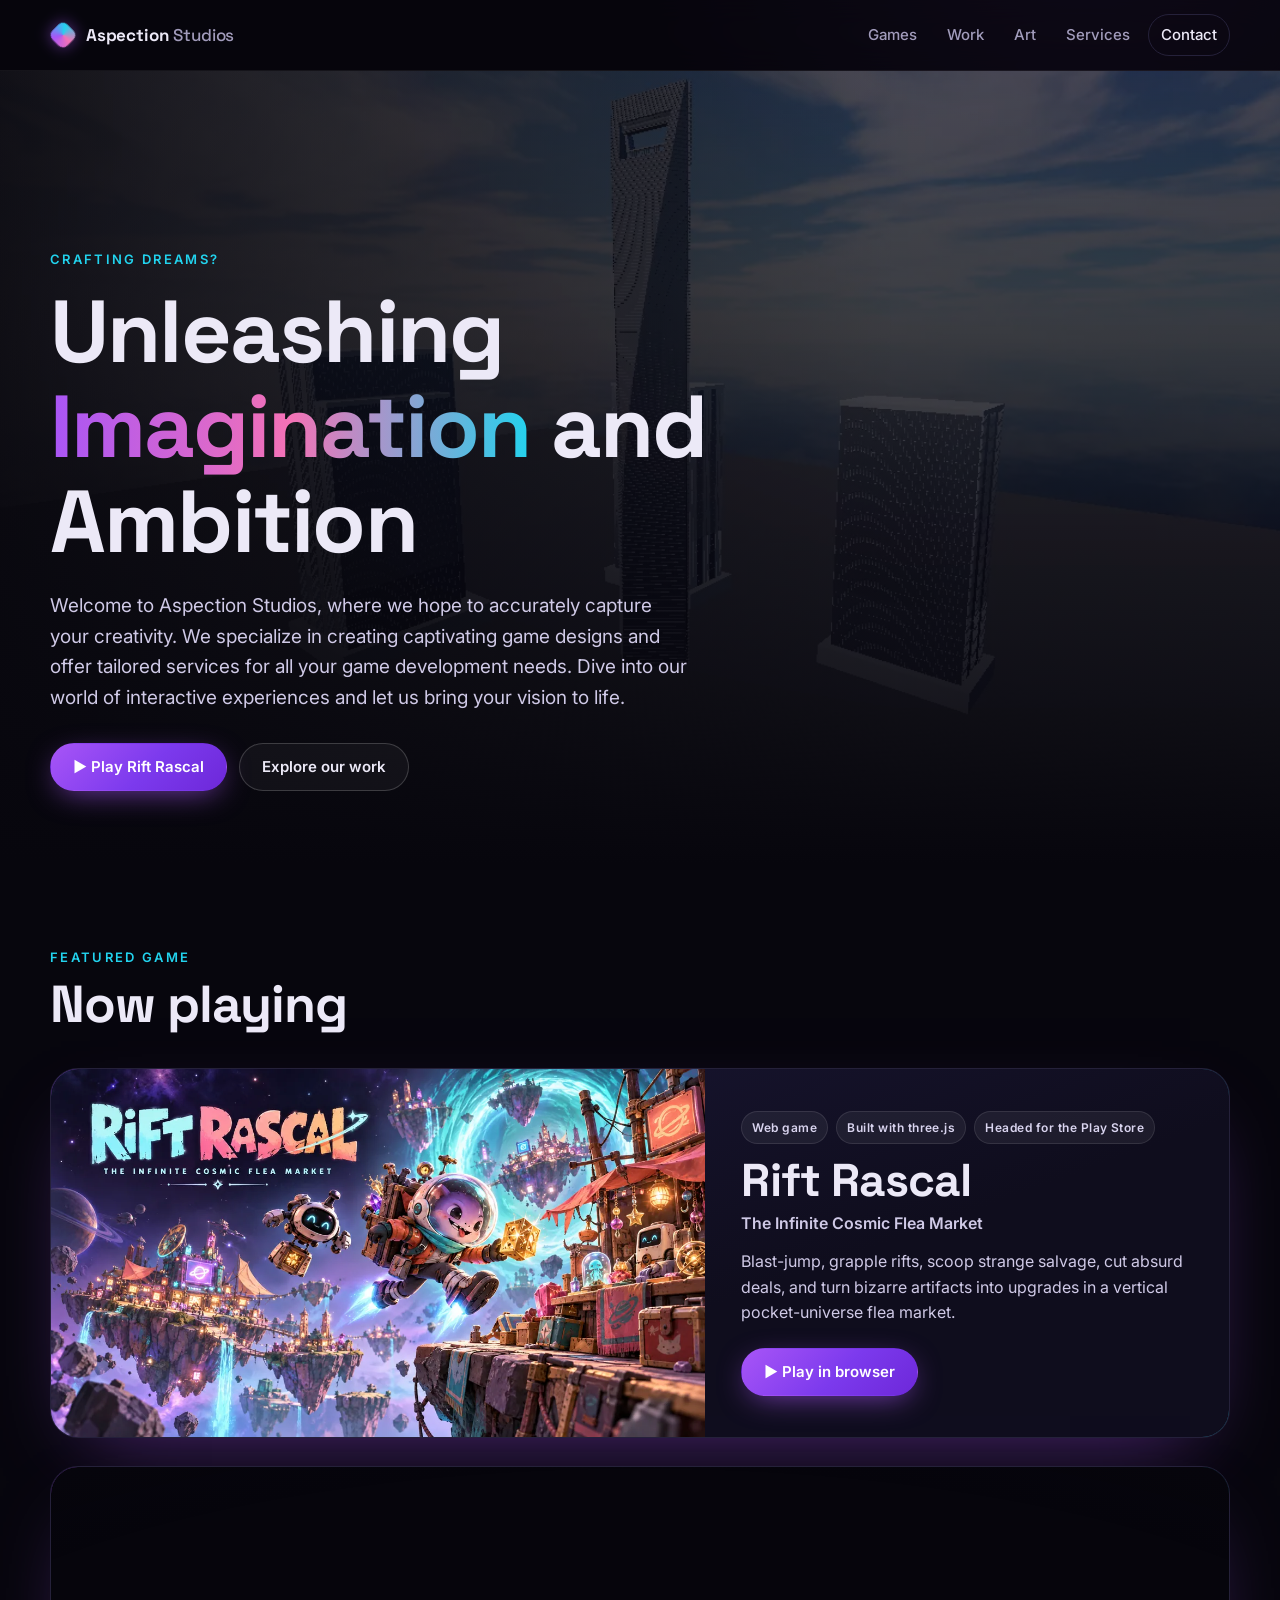
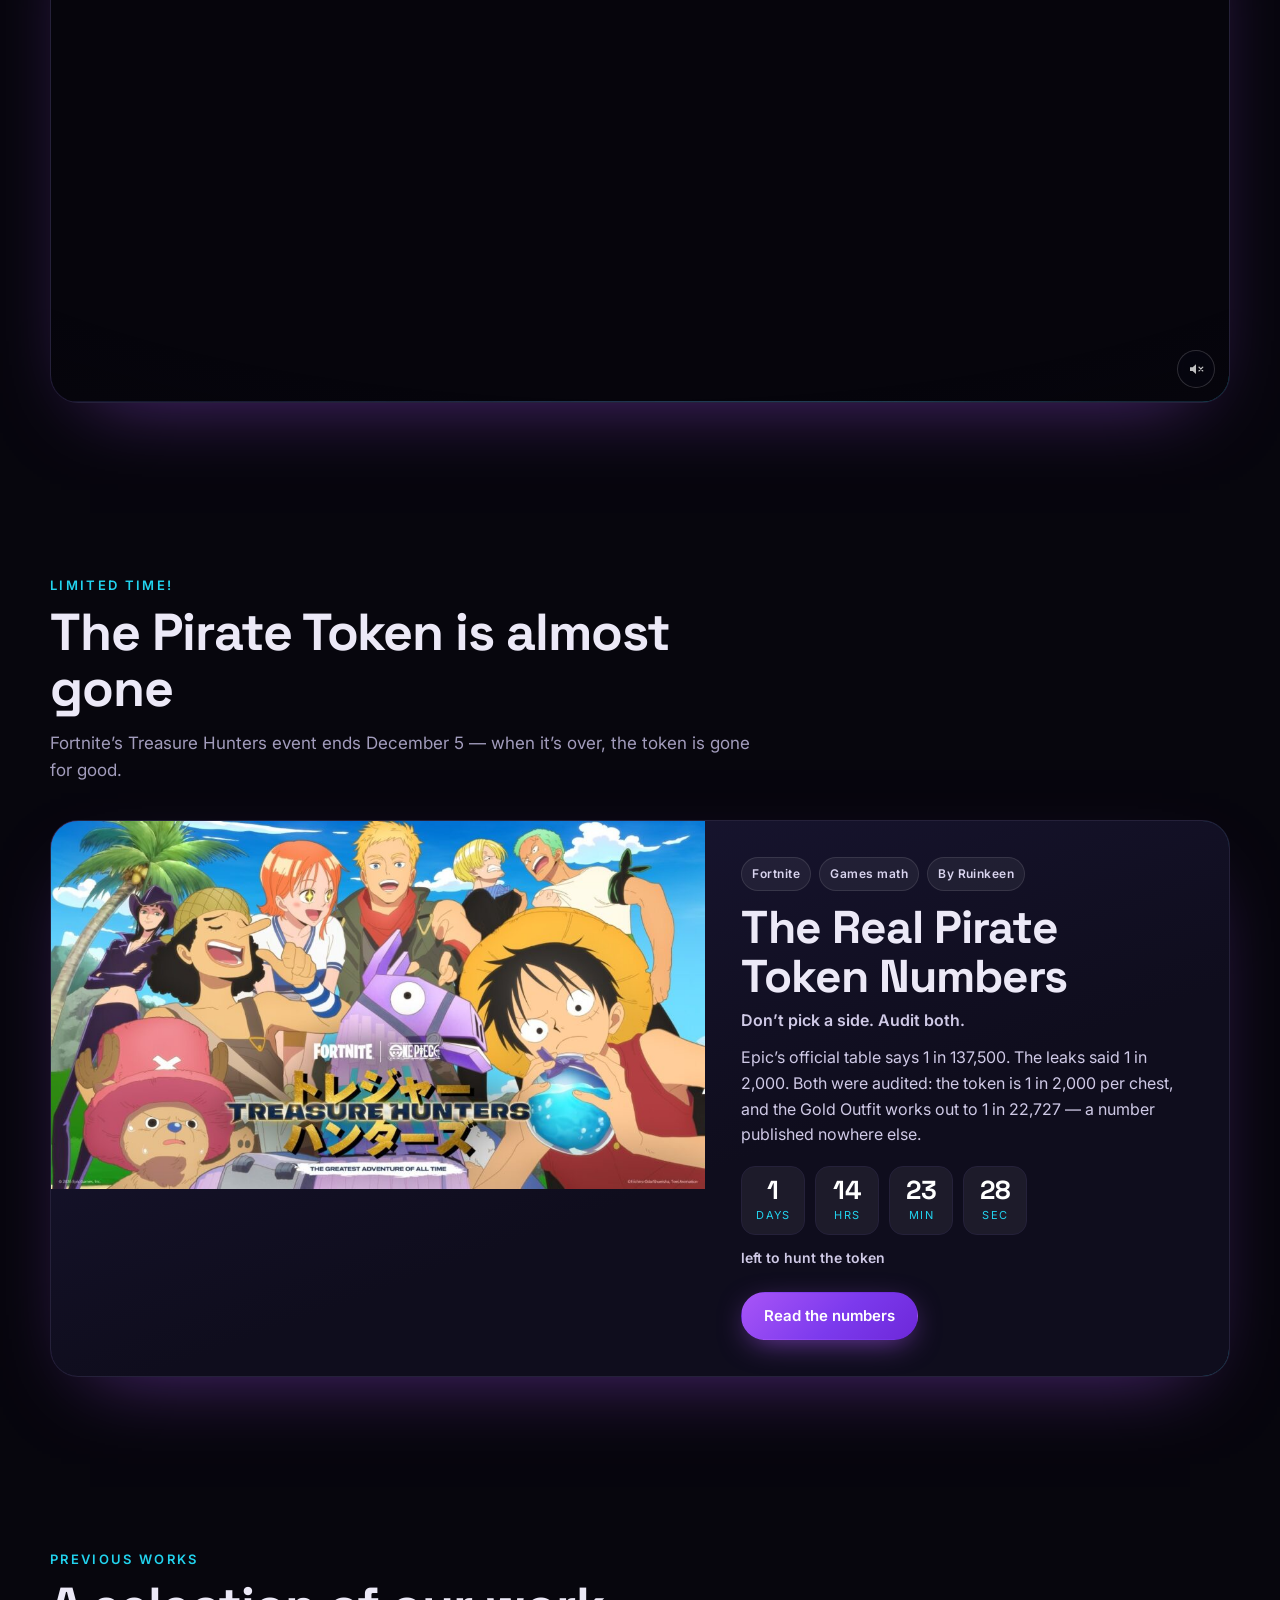
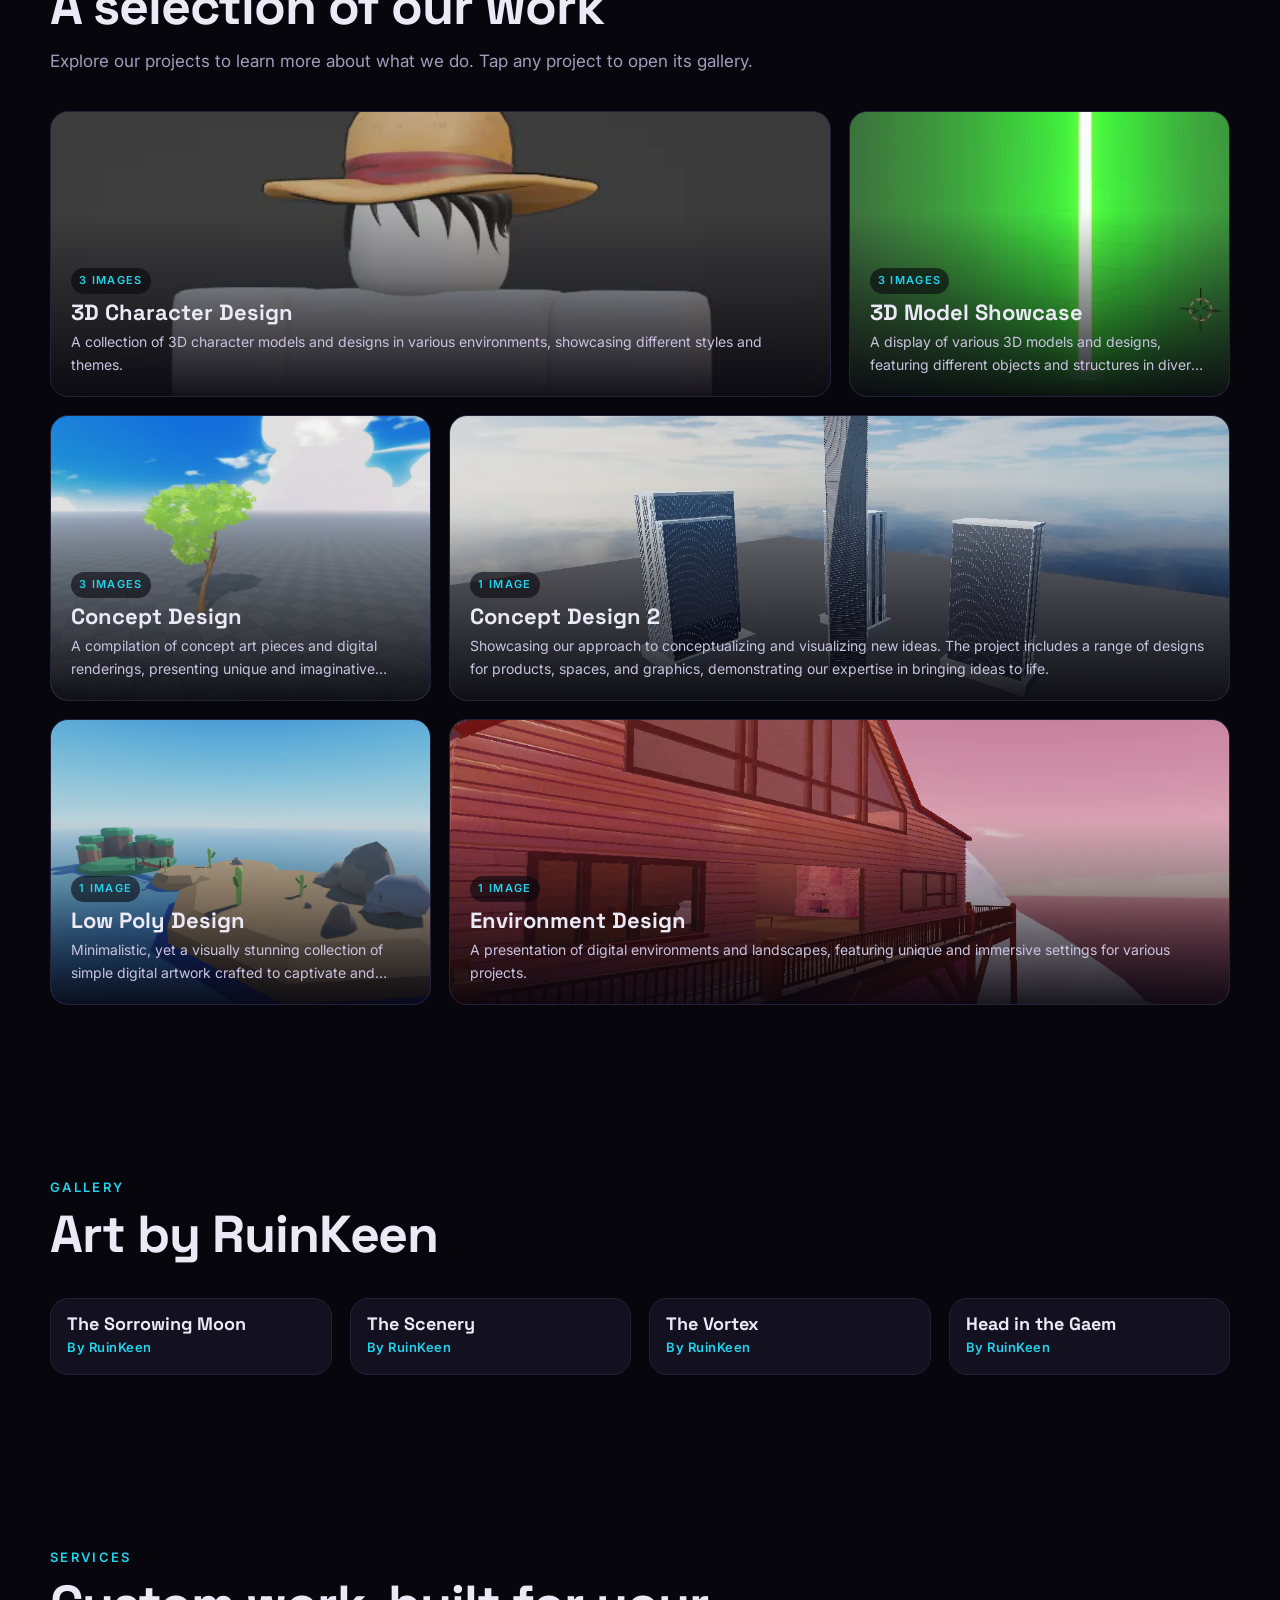
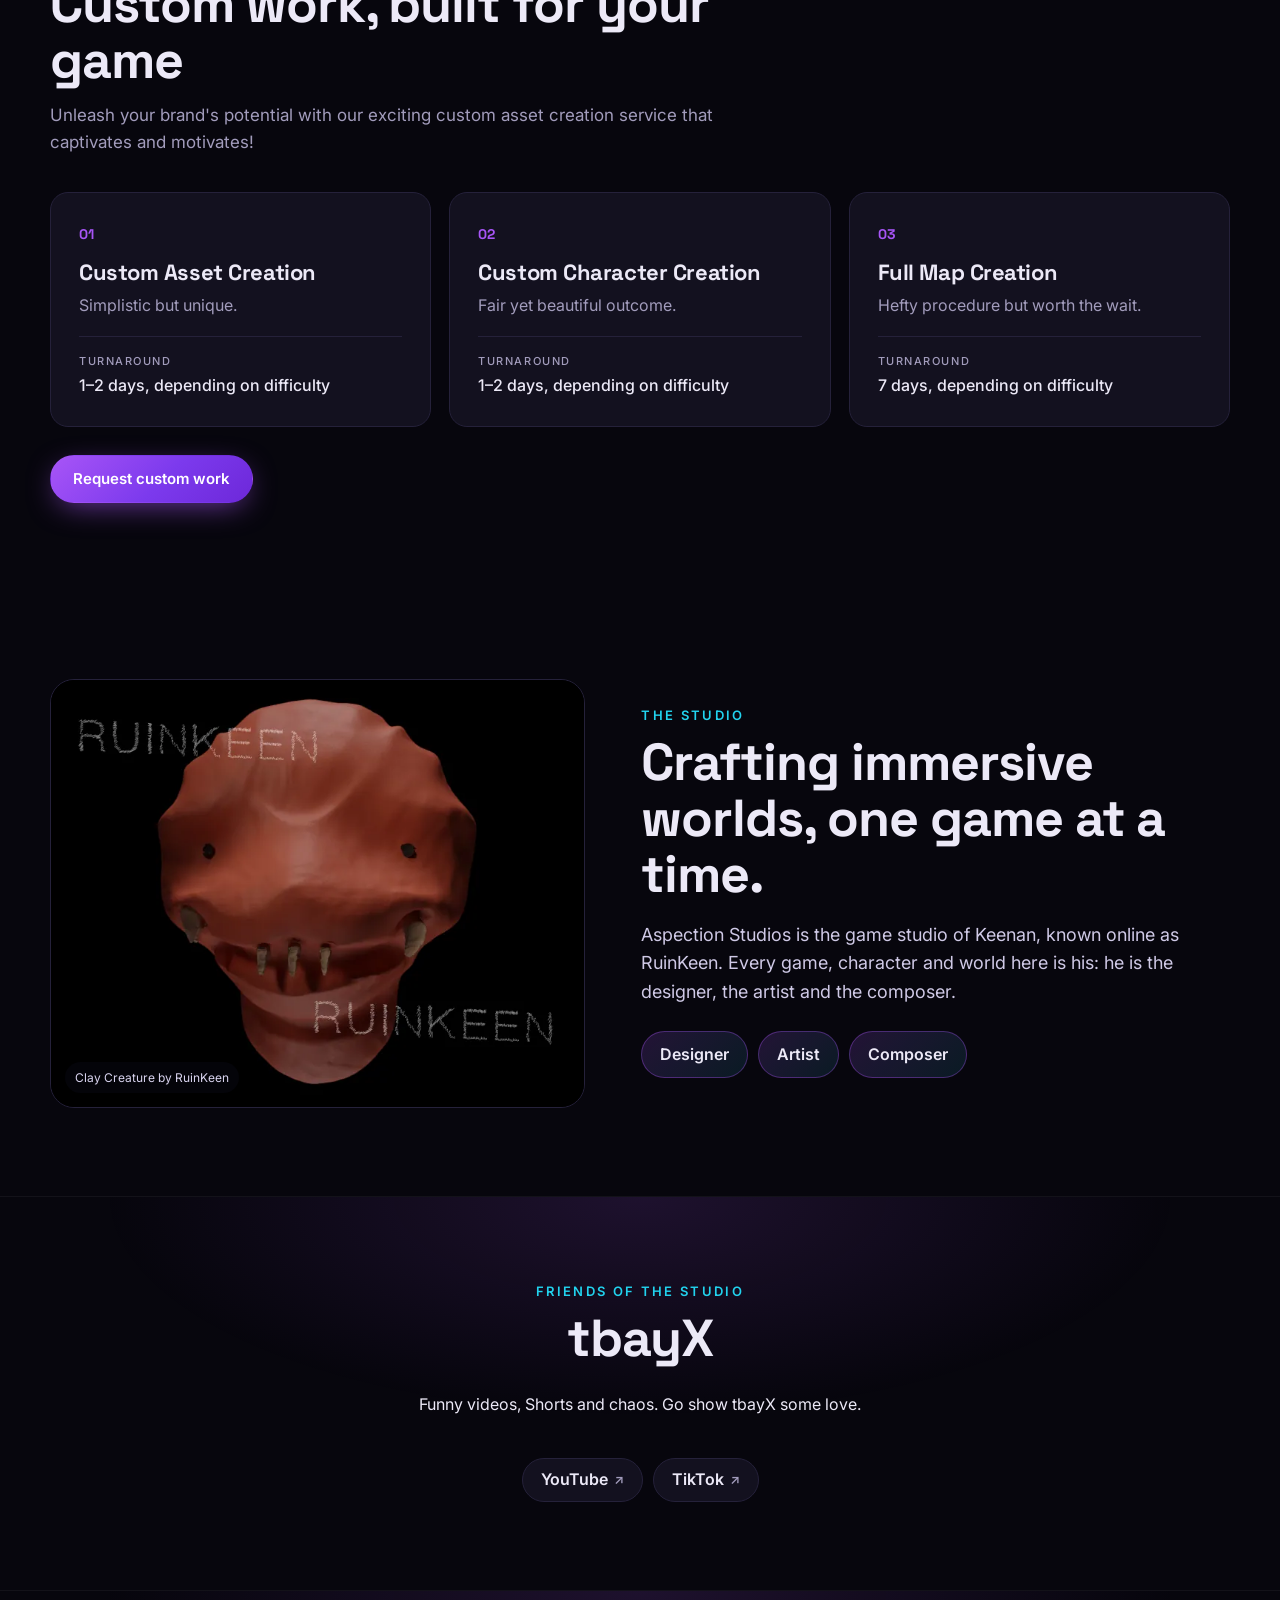
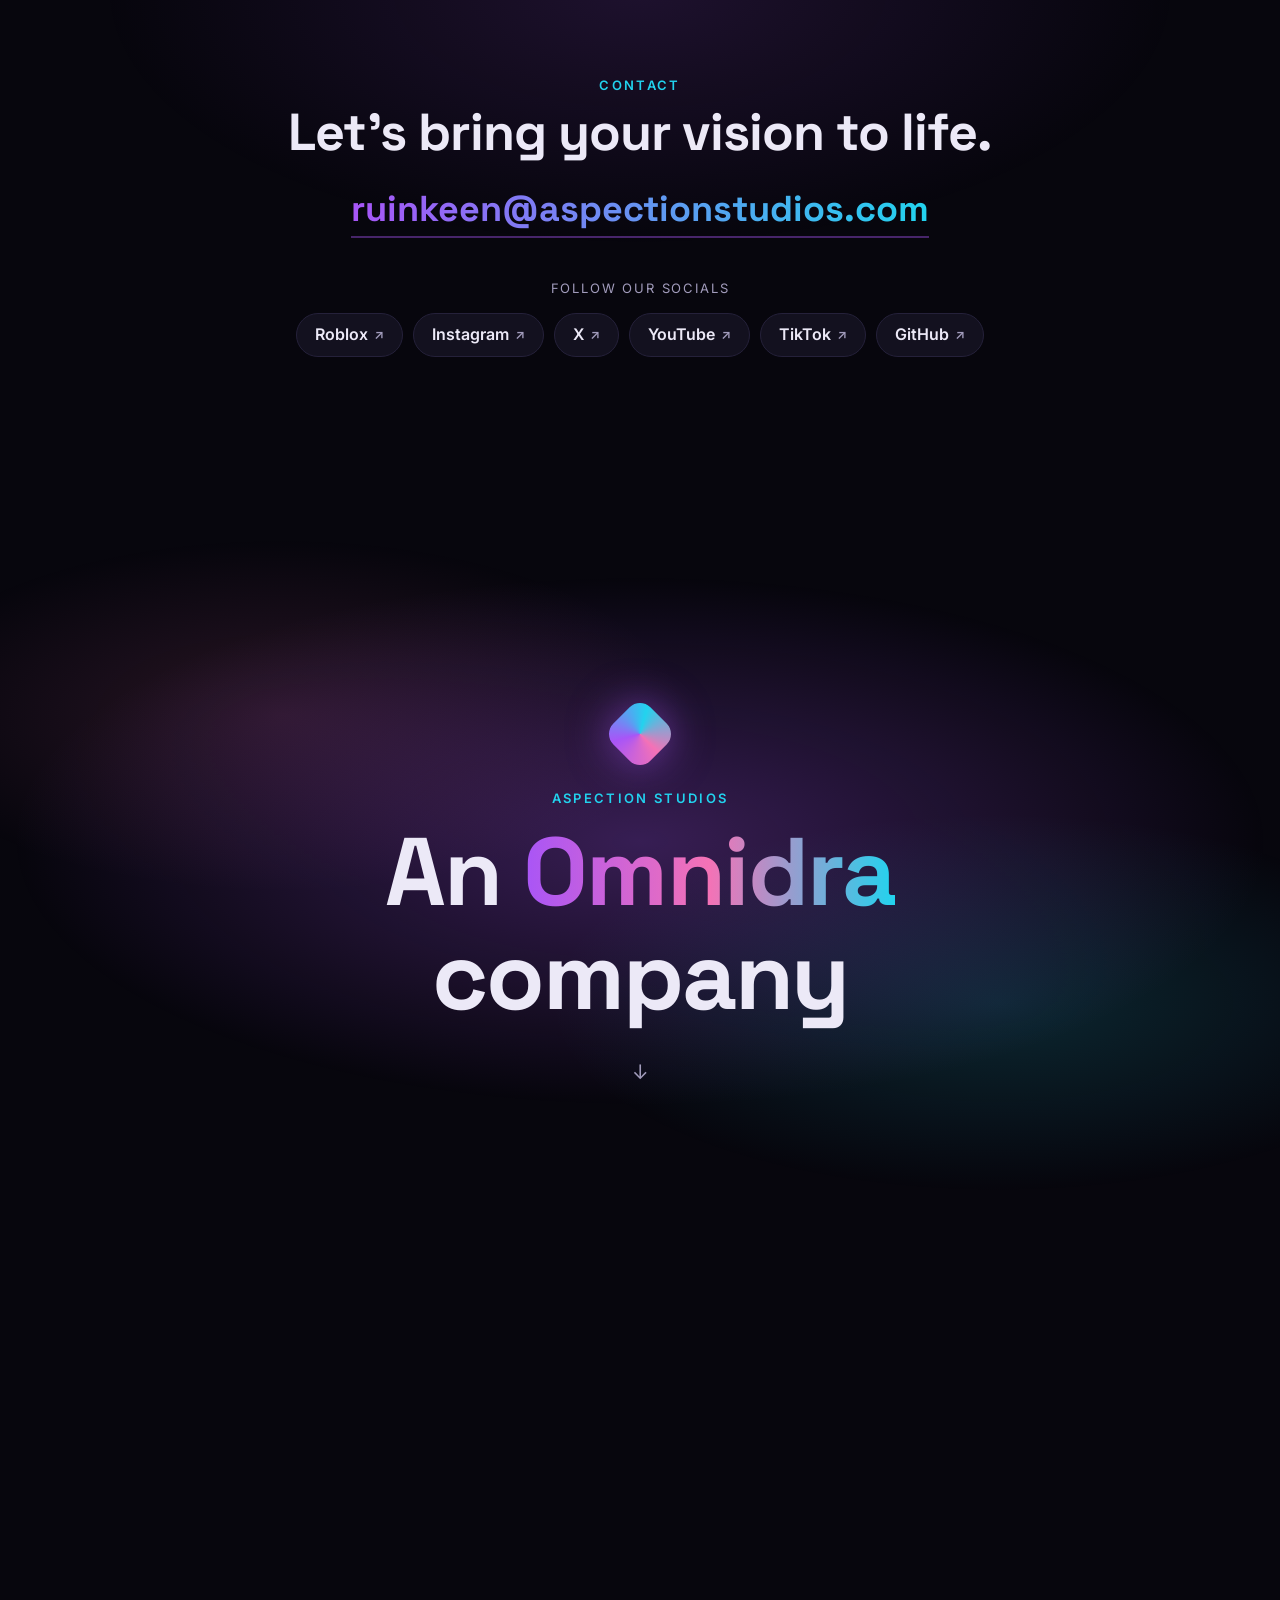
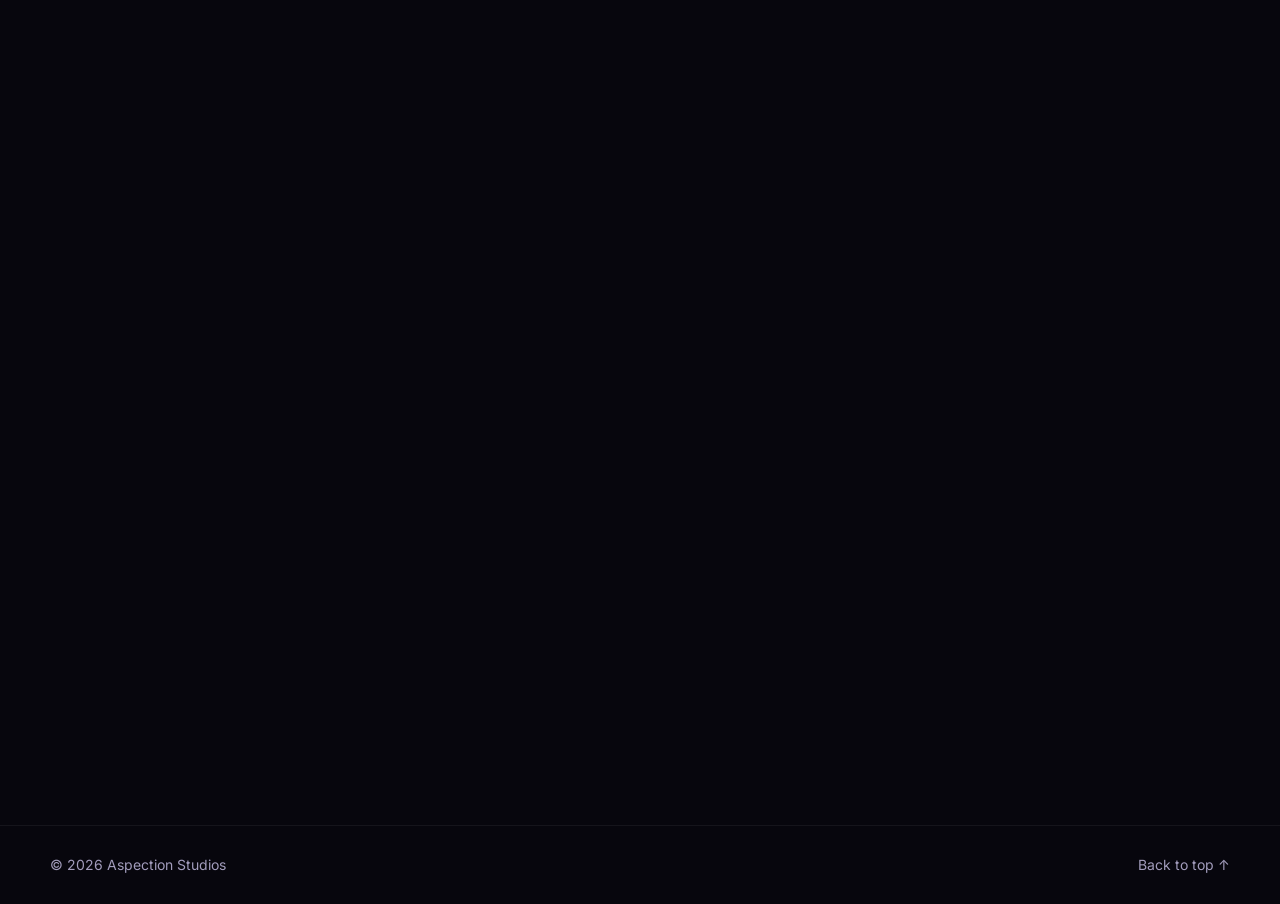
<file: index.html>
<!doctype html>
<html lang="en">
<head>
<meta charset="utf-8">
<meta name="viewport" content="width=device-width, initial-scale=1, viewport-fit=cover">
<title>Aspection Studios — Crafting immersive worlds, one game at a time</title>
<meta name="description" content="Aspection Studios is an independent game studio. Game design, 3D characters, models and environments, and Rift Rascal, playable in your browser.">
<meta name="theme-color" content="#07060d">
<link rel="canonical" href="https://aspectionstudios.com/">
<meta property="og:type" content="website">
<meta property="og:title" content="Aspection Studios">
<meta property="og:description" content="Crafting immersive worlds, one game at a time. Play Rift Rascal in your browser.">
<meta property="og:url" content="https://aspectionstudios.com/">
<meta property="og:image" content="https://aspectionstudios.com/og.jpg">
<meta name="twitter:card" content="summary_large_image">
<link rel="icon" href="favicon.svg" type="image/svg+xml">
<link rel="preconnect" href="https://fonts.googleapis.com">
<link rel="preconnect" href="https://fonts.gstatic.com" crossorigin>
<link href="https://fonts.googleapis.com/css2?family=Space+Grotesk:wght@500;700&family=Inter:wght@400;500;600&display=swap" rel="stylesheet">
<script>try{if(/[?&]from=omnidra(&|$)/.test(location.search)&&!matchMedia("(prefers-reduced-motion: reduce)").matches)document.documentElement.classList.add("arrive")}catch(e){}</script>
<link rel="stylesheet" href="styles.css">
</head>
<body>
<a class="skip" href="#main">Skip to content</a>
<header class="nav" id="top">
  <a class="brand" href="#top" aria-label="Aspection Studios home"><span class="brand-mark" aria-hidden="true"></span><span>Aspection<b>Studios</b></span></a>
  <nav aria-label="Primary">
    <a href="#games">Games</a><a href="#work">Work</a><a href="#art">Art</a><a href="#services">Services</a><a href="#contact" class="nav-cta">Contact</a>
  </nav>
</header>

<main id="main">
  <section class="hero">
    <div class="hero-bg" aria-hidden="true"><img src="img/concept2-towers.webp" alt="" fetchpriority="high"></div>
    <div class="hero-inner">
      <p class="eyebrow">Crafting Dreams?</p>
      <h1>Unleashing <span class="grad">Imagination</span> and Ambition</h1>
      <p class="lede">Welcome to Aspection Studios, where we hope to accurately capture your creativity. We specialize in creating captivating game designs and offer tailored services for all your game development needs. Dive into our world of interactive experiences and let us bring your vision to life.</p>
      <div class="hero-actions">
        <a class="btn btn-primary" href="https://aspectionstudios.github.io/rift-rascal-web/" target="_blank" rel="noopener">▶ Play Rift Rascal</a>
        <a class="btn btn-ghost" href="#work">Explore our work</a>
        <span class="btn btn-primary arrive-ghost" aria-hidden="true">Visit Aspection Studios <span>→</span></span>
      </div>
    </div>
  </section>

  <section class="section" id="games" aria-labelledby="games-h">
    <div class="section-head"><p class="kicker">Featured game</p><h2 id="games-h">Now playing</h2></div>
    <article class="feature">
      <a class="feature-art" href="https://aspectionstudios.github.io/rift-rascal-web/" target="_blank" rel="noopener" aria-label="Play Rift Rascal in your browser">
        <img src="img/rift-rascal.webp" alt="Rift Rascal: The Infinite Cosmic Flea Market" loading="lazy" decoding="async">
      </a>
      <div class="feature-body">
        <div class="tags"><span>Web game</span><span>Built with three.js</span><span>Headed for the Play Store</span></div>
        <h3>Rift Rascal</h3>
        <p class="feature-sub">The Infinite Cosmic Flea Market</p>
        <p>Blast-jump, grapple rifts, scoop strange salvage, cut absurd deals, and turn bizarre artifacts into upgrades in a vertical pocket-universe flea market.</p>
        <a class="btn btn-primary" href="https://aspectionstudios.github.io/rift-rascal-web/" target="_blank" rel="noopener">▶ Play in browser</a>
      </div>
    </article>
    <div class="rr-fight" data-rr-fight hidden><img class="rr-fight-poster" src="rr-fight/poster.webp" alt="" aria-hidden="true" width="1280" height="720" loading="lazy" decoding="async"><video class="rr-fight-video" muted loop playsinline preload="none" aria-hidden="true" tabindex="-1" disablepictureinpicture><source data-src="rr-fight/rr-fight.webm" type="video/webm"><source data-src="rr-fight/rr-fight.mp4" type="video/mp4"></video><button class="rr-fight-sound" type="button" aria-pressed="false" aria-label="Turn on the fight's sound" hidden><svg viewBox="0 0 24 24" width="18" height="18" aria-hidden="true" focusable="false"><path d="M4 9.5h3.5L12 5.5v13l-4.5-4H4z" fill="currentColor"/><path class="rr-snd-on" d="M15.5 9a4.2 4.2 0 0 1 0 6M18 6.5a7.8 7.8 0 0 1 0 11" fill="none" stroke="currentColor" stroke-width="1.8" stroke-linecap="round"/><path class="rr-snd-off" d="M16 9.5l5 5m0-5l-5 5" fill="none" stroke="currentColor" stroke-width="1.8" stroke-linecap="round"/></svg></button></div>
  </section>

  <section class="section" id="pirate-token" aria-labelledby="token-h">
    <div class="section-head"><p class="kicker">Limited time!</p><h2 id="token-h">The Pirate Token is almost gone</h2><p class="section-sub">Fortnite&rsquo;s Treasure Hunters event ends December 5 &mdash; when it&rsquo;s over, the token is gone for good.</p></div>
    <article class="feature">
      <a class="feature-art" href="pirate-token.html" aria-label="Read The Real Pirate Token Numbers">
        <img src="[data-uri]" alt="Fortnite Treasure Hunters &mdash; the Straw Hat crew" loading="lazy" decoding="async">
      </a>
      <div class="feature-body">
        <div class="tags"><span>Fortnite</span><span>Games math</span><span>By Ruinkeen</span></div>
        <h3>The Real Pirate Token Numbers</h3>
        <p class="feature-sub">Don&rsquo;t pick a side. Audit both.</p>
        <p>Epic&rsquo;s official table says 1 in 137,500. The leaks said 1 in 2,000. Both were audited: the token is 1 in 2,000 per chest, and the Gold Outfit works out to 1 in 22,727 &mdash; a number published nowhere else.</p>
        <div class="countdown" role="timer" aria-label="Time left to hunt the pirate token">
          <div><span id="cd-d">--</span><small>days</small></div>
          <div><span id="cd-h">--</span><small>hrs</small></div>
          <div><span id="cd-m">--</span><small>min</small></div>
          <div><span id="cd-s">--</span><small>sec</small></div>
        </div>
        <p class="cd-note" id="cd-note">left to hunt the token</p>
        <a class="btn btn-primary" href="pirate-token.html">Read the numbers</a>
      </div>
    </article>
  </section>

  <section class="section" id="work" aria-labelledby="work-h">
    <div class="section-head"><p class="kicker">Previous works</p><h2 id="work-h">A selection of our work</h2><p class="section-sub">Explore our projects to learn more about what we do. Tap any project to open its gallery.</p></div>
    <div class="work-grid">
      <button class="work-card work-card--wide" type="button" data-project="char" aria-label="Open 3D Character Design gallery">
        <img src="img/char-straw-hat.webp" alt="3D Character Design" loading="lazy" decoding="async">
        <span class="work-meta"><span class="work-count">3 images</span><span class="work-title">3D Character Design</span><span class="work-desc">A collection of 3D character models and designs in various environments, showcasing different styles and themes.</span></span>
      </button>
      <button class="work-card" type="button" data-project="model" aria-label="Open 3D Model Showcase gallery">
        <img src="img/model-saber.webp" alt="3D Model Showcase" loading="lazy" decoding="async">
        <span class="work-meta"><span class="work-count">3 images</span><span class="work-title">3D Model Showcase</span><span class="work-desc">A display of various 3D models and designs, featuring different objects and structures in diverse settings.</span></span>
      </button>
      <button class="work-card" type="button" data-project="concept" aria-label="Open Concept Design gallery">
        <img src="img/concept-tree.webp" alt="Concept Design" loading="lazy" decoding="async">
        <span class="work-meta"><span class="work-count">3 images</span><span class="work-title">Concept Design</span><span class="work-desc">A compilation of concept art pieces and digital renderings, presenting unique and imaginative designs for various projects.</span></span>
      </button>
      <button class="work-card work-card--wide" type="button" data-project="concept2" aria-label="Open Concept Design 2 gallery">
        <img src="img/concept2-towers.webp" alt="Concept Design 2" loading="lazy" decoding="async">
        <span class="work-meta"><span class="work-count">1 image</span><span class="work-title">Concept Design 2</span><span class="work-desc">Showcasing our approach to conceptualizing and visualizing new ideas. The project includes a range of designs for products, spaces, and graphics, demonstrating our expertise in bringing ideas to life.</span></span>
      </button>
      <button class="work-card" type="button" data-project="lowpoly" aria-label="Open Low Poly Design gallery">
        <img src="img/lowpoly-island.webp" alt="Low Poly Design" loading="lazy" decoding="async">
        <span class="work-meta"><span class="work-count">1 image</span><span class="work-title">Low Poly Design</span><span class="work-desc">Minimalistic, yet a visually stunning collection of simple digital artwork crafted to captivate and inspire.</span></span>
      </button>
      <button class="work-card work-card--wide" type="button" data-project="env" aria-label="Open Environment Design gallery">
        <img src="img/env-cabin.webp" alt="Environment Design" loading="lazy" decoding="async">
        <span class="work-meta"><span class="work-count">1 image</span><span class="work-title">Environment Design</span><span class="work-desc">A presentation of digital environments and landscapes, featuring unique and immersive settings for various projects.</span></span>
      </button>
    </div>
  </section>

  <section class="section" id="art" aria-labelledby="art-h">
    <div class="section-head"><p class="kicker">Gallery</p><h2 id="art-h">Art by RuinKeen</h2></div>
    <div class="art-grid">
      <button class="art-tile" type="button" data-project="art" data-index="0" aria-label="Open The Sorrowing Moon by RuinKeen">
        <span class="art-frame"><img class="art-blur" src="img/the_sorrowing_moon_by_ruinkeen.webp" alt="" aria-hidden="true" loading="lazy" decoding="async"><img class="art-img" src="img/the_sorrowing_moon_by_ruinkeen.webp" alt="The Sorrowing Moon" width="1080" height="1080" loading="lazy" decoding="async"></span>
        <span class="art-cap"><span class="art-title">The Sorrowing Moon</span><span class="art-by">By RuinKeen</span></span>
      </button>
      <button class="art-tile" type="button" data-project="art" data-index="1" aria-label="Open The Scenery by RuinKeen">
        <span class="art-frame"><img class="art-blur" src="img/the_scenery_by_ruinkeen.webp" alt="" aria-hidden="true" loading="lazy" decoding="async"><img class="art-img" src="img/the_scenery_by_ruinkeen.webp" alt="The Scenery" width="1600" height="900" loading="lazy" decoding="async"></span>
        <span class="art-cap"><span class="art-title">The Scenery</span><span class="art-by">By RuinKeen</span></span>
      </button>
      <button class="art-tile" type="button" data-project="art" data-index="2" aria-label="Open The Vortex by RuinKeen">
        <span class="art-frame"><img class="art-blur" src="img/the_vortex_by_ruinkeen.webp" alt="" aria-hidden="true" loading="lazy" decoding="async"><img class="art-img" src="img/the_vortex_by_ruinkeen.webp" alt="The Vortex" width="870" height="868" loading="lazy" decoding="async"></span>
        <span class="art-cap"><span class="art-title">The Vortex</span><span class="art-by">By RuinKeen</span></span>
      </button>
      <button class="art-tile" type="button" data-project="art" data-index="3" aria-label="Open Head in the Gaem by RuinKeen">
        <span class="art-frame"><img class="art-blur" src="img/head_in_the_gaem_by_ruinkeen.webp" alt="" aria-hidden="true" loading="lazy" decoding="async"><img class="art-img" src="img/head_in_the_gaem_by_ruinkeen.webp" alt="Head in the Gaem" width="1200" height="1600" loading="lazy" decoding="async"></span>
        <span class="art-cap"><span class="art-title">Head in the Gaem</span><span class="art-by">By RuinKeen</span></span>
      </button>
    </div>
  </section>

  <section class="section" id="services" aria-labelledby="services-h">
    <div class="section-head"><p class="kicker">Services</p><h2 id="services-h">Custom work, built for your game</h2><p class="section-sub">Unleash your brand's potential with our exciting custom asset creation service that captivates and motivates!</p></div>
    <div class="services">
      <article class="service"><span class="service-n">01</span><h3>Custom Asset Creation</h3><p>Simplistic but unique.</p><p class="turn"><span>Turnaround</span>1–2 days, depending on difficulty</p></article>
      <article class="service"><span class="service-n">02</span><h3>Custom Character Creation</h3><p>Fair yet beautiful outcome.</p><p class="turn"><span>Turnaround</span>1–2 days, depending on difficulty</p></article>
      <article class="service"><span class="service-n">03</span><h3>Full Map Creation</h3><p>Hefty procedure but worth the wait.</p><p class="turn"><span>Turnaround</span>7 days, depending on difficulty</p></article>
    </div>
    <div class="services-cta"><a class="btn btn-primary" href="mailto:ruinkeen@aspectionstudios.com?subject=Custom%20work%20request">Request custom work</a></div>
  </section>

  <section class="section studio" aria-labelledby="studio-h">
    <div class="studio-art"><img src="img/clay-creature.webp" alt="Clay Creature by RuinKeen" loading="lazy" decoding="async"><span class="cap">Clay Creature by RuinKeen</span></div>
    <div class="studio-body">
      <p class="kicker">The studio</p>
      <h2 id="studio-h">Crafting immersive worlds, one game at a time.</h2>
      <p>Aspection Studios is the game studio of Keenan, known online as RuinKeen. Every game, character and world here is his: he is the designer, the artist and the composer.</p>
      <ul class="roles"><li>Designer</li><li>Artist</li><li>Composer</li></ul>
    </div>
  </section>

  <section class="section contact friends" id="friends" aria-labelledby="friends-h">
    <p class="kicker">Friends of the studio</p>
    <h2 id="friends-h">tbayX</h2>
    <p>Funny videos, Shorts and chaos. Go show tbayX some love.</p>
    <div class="socials-wrap">
      <div class="socials">
          <a class="social" href="https://www.youtube.com/@rTbayXr" target="_blank" rel="noopener">YouTube<span aria-hidden="true">↗</span></a>
          <a class="social" href="https://www.tiktok.com/@tbayx" target="_blank" rel="noopener">TikTok<span aria-hidden="true">↗</span></a>
      </div>
    </div>
  </section>

  <section class="section contact" id="contact" aria-labelledby="contact-h">
    <p class="kicker">Contact</p>
    <h2 id="contact-h">Let's bring your vision to life.</h2>
    <a class="email" href="mailto:ruinkeen@aspectionstudios.com">ruinkeen@aspectionstudios.com</a>
    <div class="socials-wrap"><p class="small">Follow our socials</p>
      <div class="socials">
          <a class="social" href="https://www.roblox.com/groups/17064824/Aspection-Studios#!/about" target="_blank" rel="noopener">Roblox<span aria-hidden="true">↗</span></a>
          <a class="social" href="https://www.instagram.com/ruinkeen" target="_blank" rel="noopener">Instagram<span aria-hidden="true">↗</span></a>
          <a class="social" href="https://x.com/ruinkeenn" target="_blank" rel="noopener">X<span aria-hidden="true">↗</span></a>
          <a class="social" href="https://www.youtube.com/@RuinKeen" target="_blank" rel="noopener">YouTube<span aria-hidden="true">↗</span></a>
          <a class="social" href="https://www.tiktok.com/@realruinkeen" target="_blank" rel="noopener">TikTok<span aria-hidden="true">↗</span></a>
          <a class="social" href="https://github.com/AspectionStudios" target="_blank" rel="noopener">GitHub<span aria-hidden="true">↗</span></a>
      </div>
    </div>
  </section>
  <section class="xf xf-omni" id="omnidra" aria-labelledby="xf-h" data-end>
    <div class="xf-stage">
      <div class="xf-bg xf-bg-from" aria-hidden="true"></div>
      <div class="xf-bg xf-bg-to" aria-hidden="true"><div class="xo-glow"></div><canvas class="xo-field"></canvas><div class="xo-veil"></div></div>
      <div class="xf-from">
        <span class="xf-mark" aria-hidden="true"></span>
        <p class="kicker">Aspection Studios</p>
        <h2 id="xf-h">An <span class="grad">Omnidra</span> company</h2>
        <p class="xf-hint" aria-hidden="true">↓</p>
      </div>
      <div class="xf-to xo">
        <div class="xo-nav" aria-hidden="true">
          <span class="xo-brand"><svg class="xo-mark" viewBox="0 0 32 32" aria-hidden="true"><circle cx="13.5" cy="18.5" r="9" fill="none" stroke="currentColor" stroke-width="2.6"/><circle cx="25.8" cy="6.2" r="3.9" fill="#8fd8ff"/></svg><span>Omnidra</span></span>
          <span class="xo-links"><span>Research</span><span>Contact</span></span>
        </div>
        <div class="xo-copy">
          <p class="xo-eyebrow">Independent AI research lab</p>
          <p class="xo-h1">Omnidra</p>
          <p class="xo-mission">Frontier models that keep learning at test time, and run on the hardware people actually have.</p>
          <a class="xo-cta" href="https://omnidraglobal.com/?from=aspection">Visit Omnidra <span aria-hidden="true">→</span></a>
        </div>
      </div>
    </div>
  </section>
</main>

<footer class="foot"><span>© 2026 Aspection Studios</span><a href="#top">Back to top ↑</a></footer>

<dialog class="lightbox" id="lightbox" aria-label="Project gallery">
  <div class="lb-top"><h3 id="lb-title"></h3><span id="lb-count"></span><button class="lb-close" type="button" aria-label="Close gallery">✕</button></div>
  <div class="lb-stage"><button class="lb-nav lb-prev" type="button" aria-label="Previous image">‹</button><img id="lb-img" alt=""><button class="lb-nav lb-next" type="button" aria-label="Next image">›</button></div>
</dialog>
<script>window.GALLERY={"char": {"title": "3D Character Design", "images": ["img/char-straw-hat.webp", "img/char-demon.webp", "img/char-blue.webp"]}, "model": {"title": "3D Model Showcase", "images": ["img/model-saber.webp", "img/model-car.webp", "img/model-glass.webp"]}, "concept": {"title": "Concept Design", "images": ["img/concept-tree.webp", "img/concept-house.webp", "img/concept-hand.webp"]}, "concept2": {"title": "Concept Design 2", "images": ["img/concept2-towers.webp"]}, "lowpoly": {"title": "Low Poly Design", "images": ["img/lowpoly-island.webp"]}, "env": {"title": "Environment Design", "images": ["img/env-cabin.webp"]}, "art": {"title": "Art by RuinKeen", "images": ["img/the_sorrowing_moon_by_ruinkeen.webp", "img/the_scenery_by_ruinkeen.webp", "img/the_vortex_by_ruinkeen.webp", "img/head_in_the_gaem_by_ruinkeen.webp"], "titles": ["The Sorrowing Moon \u2014 By RuinKeen", "The Scenery \u2014 By RuinKeen", "The Vortex \u2014 By RuinKeen", "Head in the Gaem \u2014 By RuinKeen"], "alts": ["The Sorrowing Moon", "The Scenery", "The Vortex", "Head in the Gaem"]}};</script>
<script src="script.js" defer></script>
<script src="rr-fight/rr-fight.js" defer></script>
<script>
(function(){
  var end = new Date('2026-12-06T07:00:00Z').getTime();
  var d=document.getElementById('cd-d'),h=document.getElementById('cd-h'),m=document.getElementById('cd-m'),sec=document.getElementById('cd-s'),note=document.getElementById('cd-note');
  if(!d) return;
  function pad(n){return (n<10?'0':'')+n;}
  function tick(){
    var left=end-Date.now();
    if(left<=0){d.textContent='0';h.textContent='00';m.textContent='00';sec.textContent='00';if(note)note.textContent='The token is gone.';return;}
    var t=Math.floor(left/1000);
    d.textContent=Math.floor(t/86400);
    h.textContent=pad(Math.floor(t%86400/3600));
    m.textContent=pad(Math.floor(t%3600/60));
    sec.textContent=pad(t%60);
    setTimeout(tick,1000);
  }
  tick();
})();
</script>
<script type="module" src="https://asktori.ai/cdn/tori-latest.js"></script>
<tori-popup app-id="vDbGOPCx" agent-id="akqlgxgc"></tori-popup>
</body>
</html>
</file>
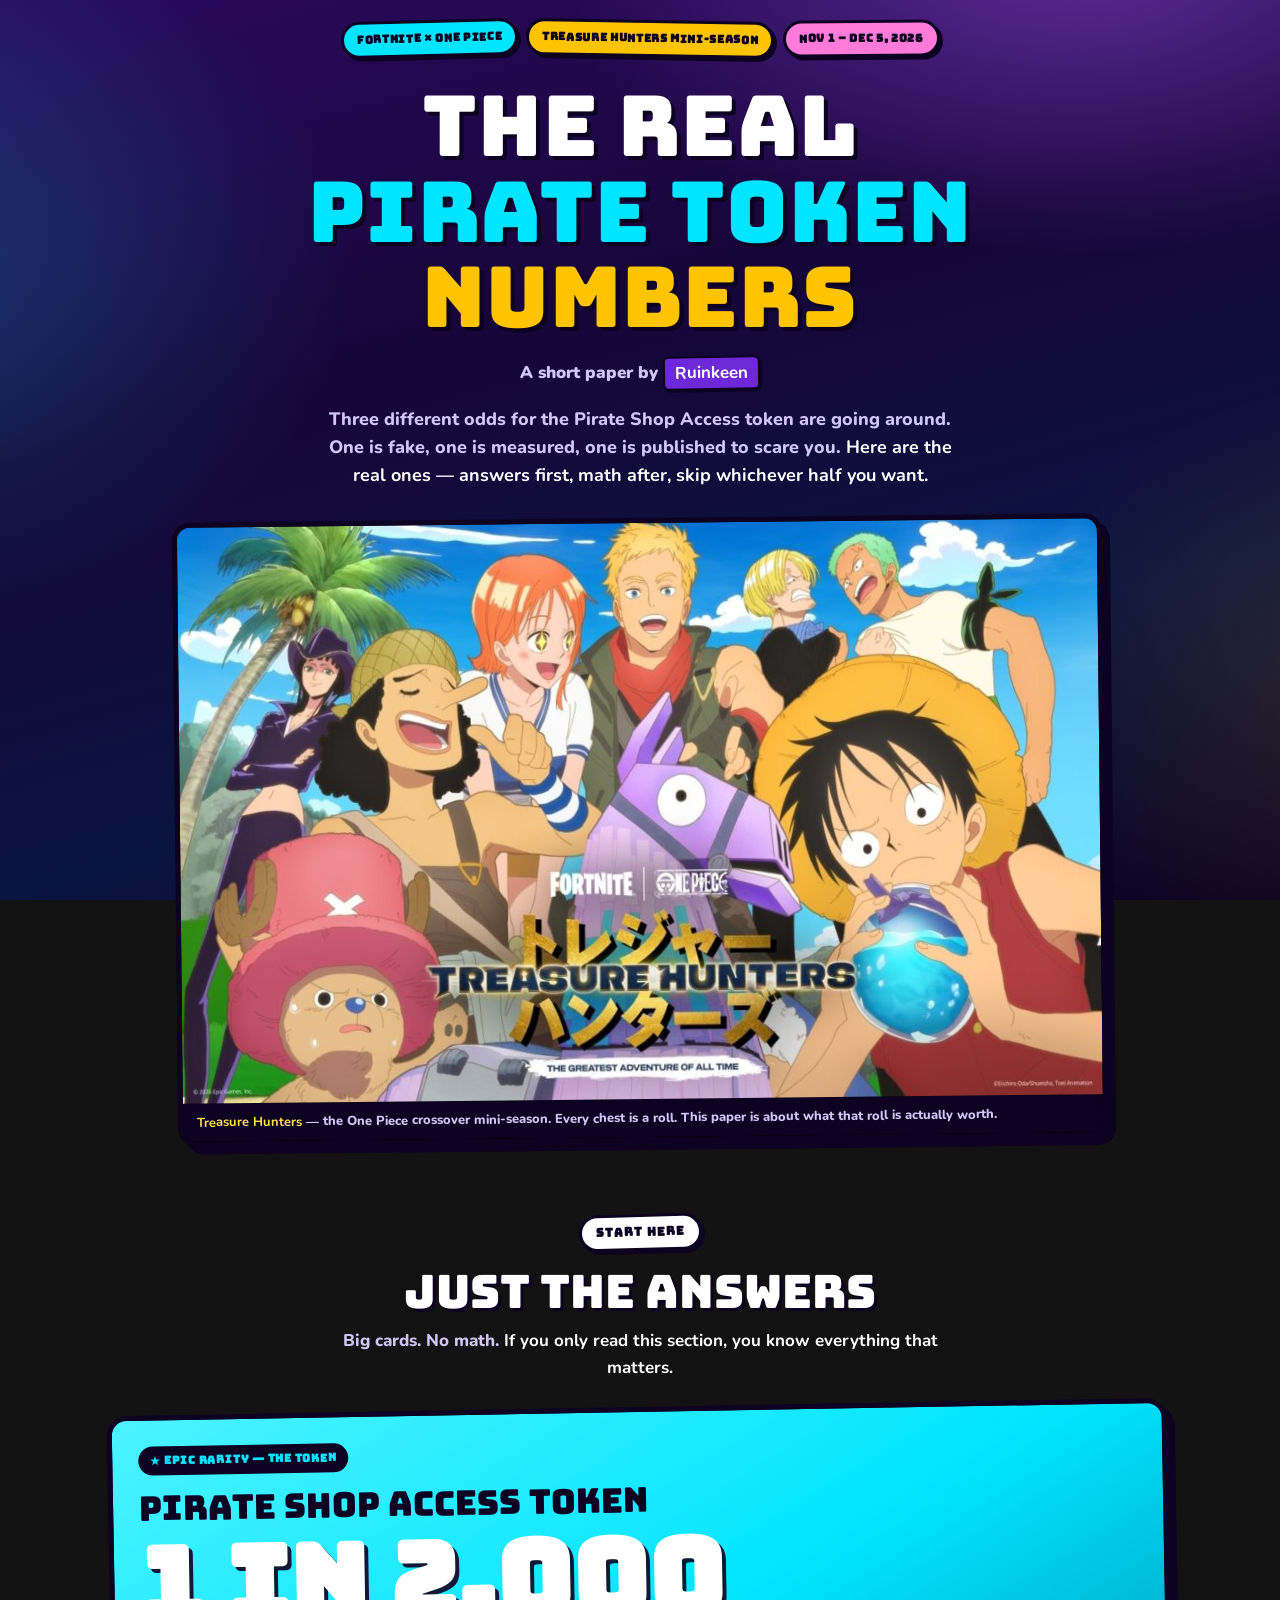
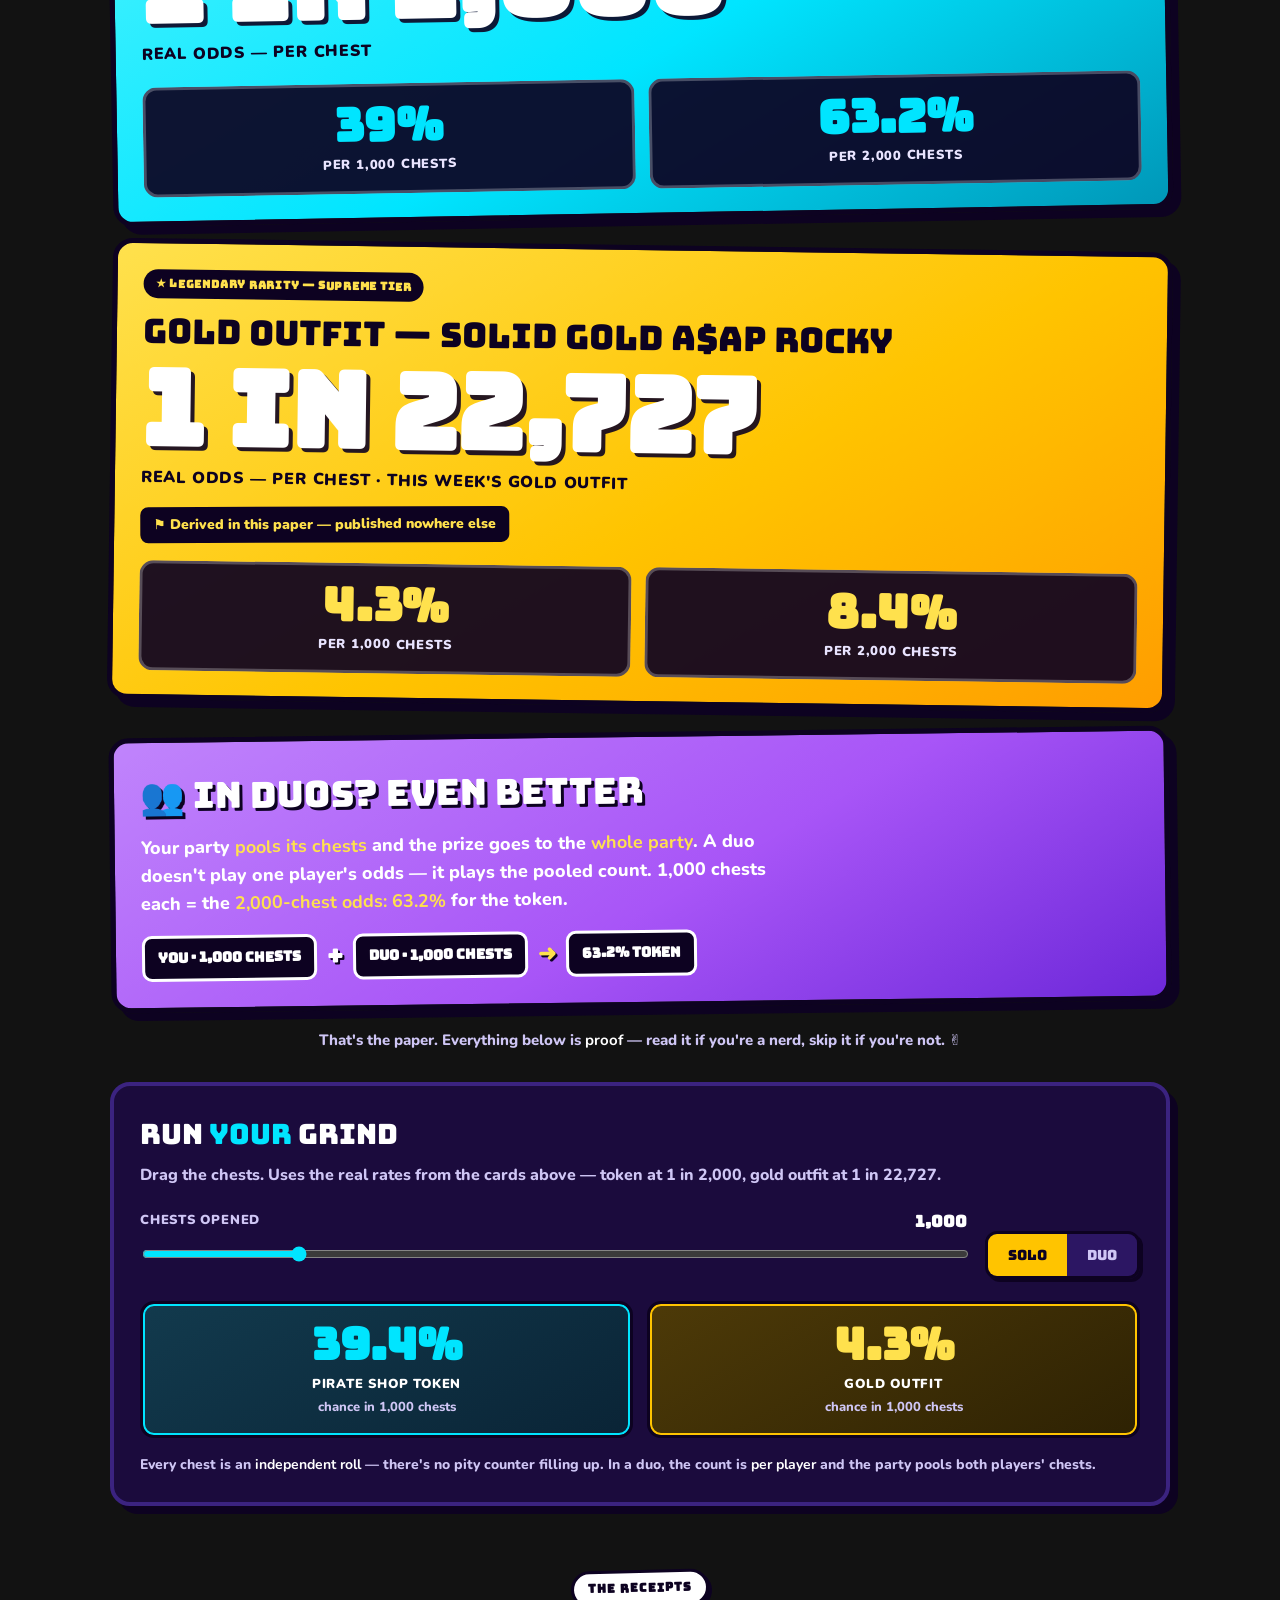
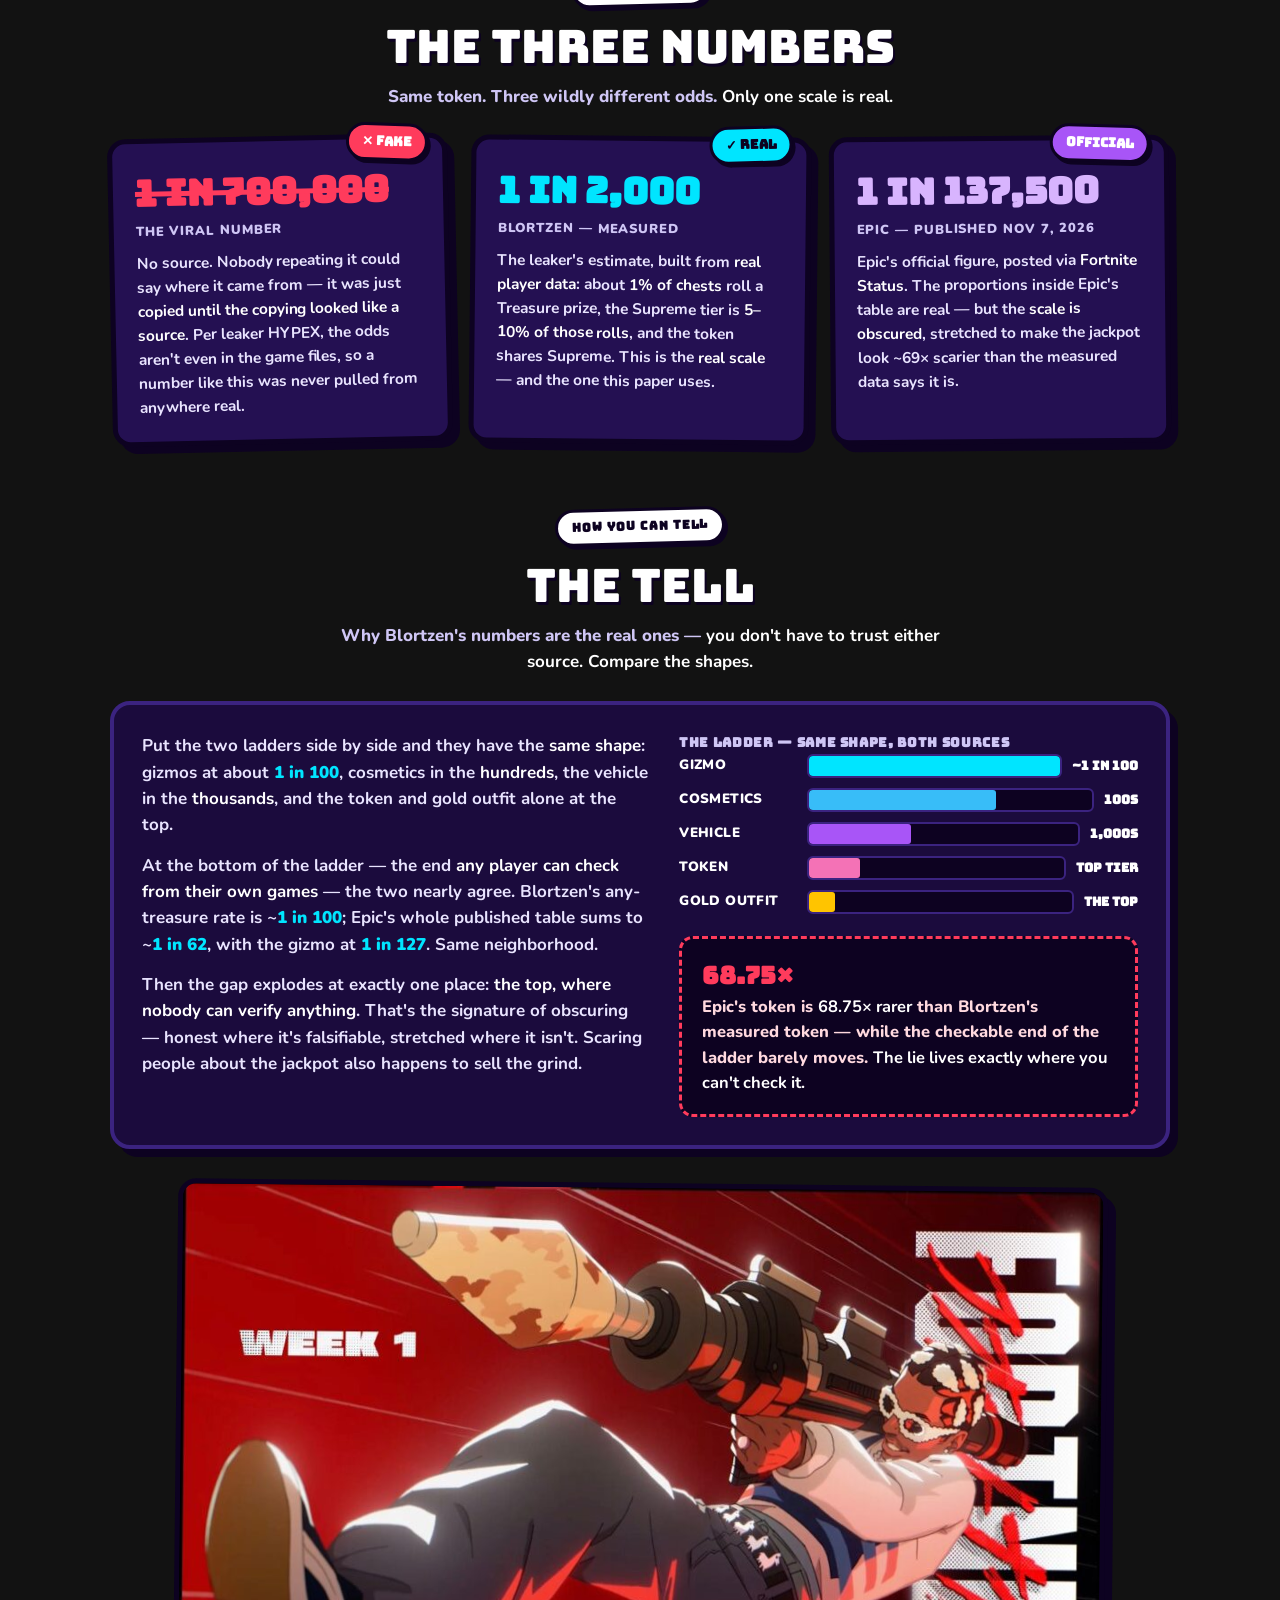
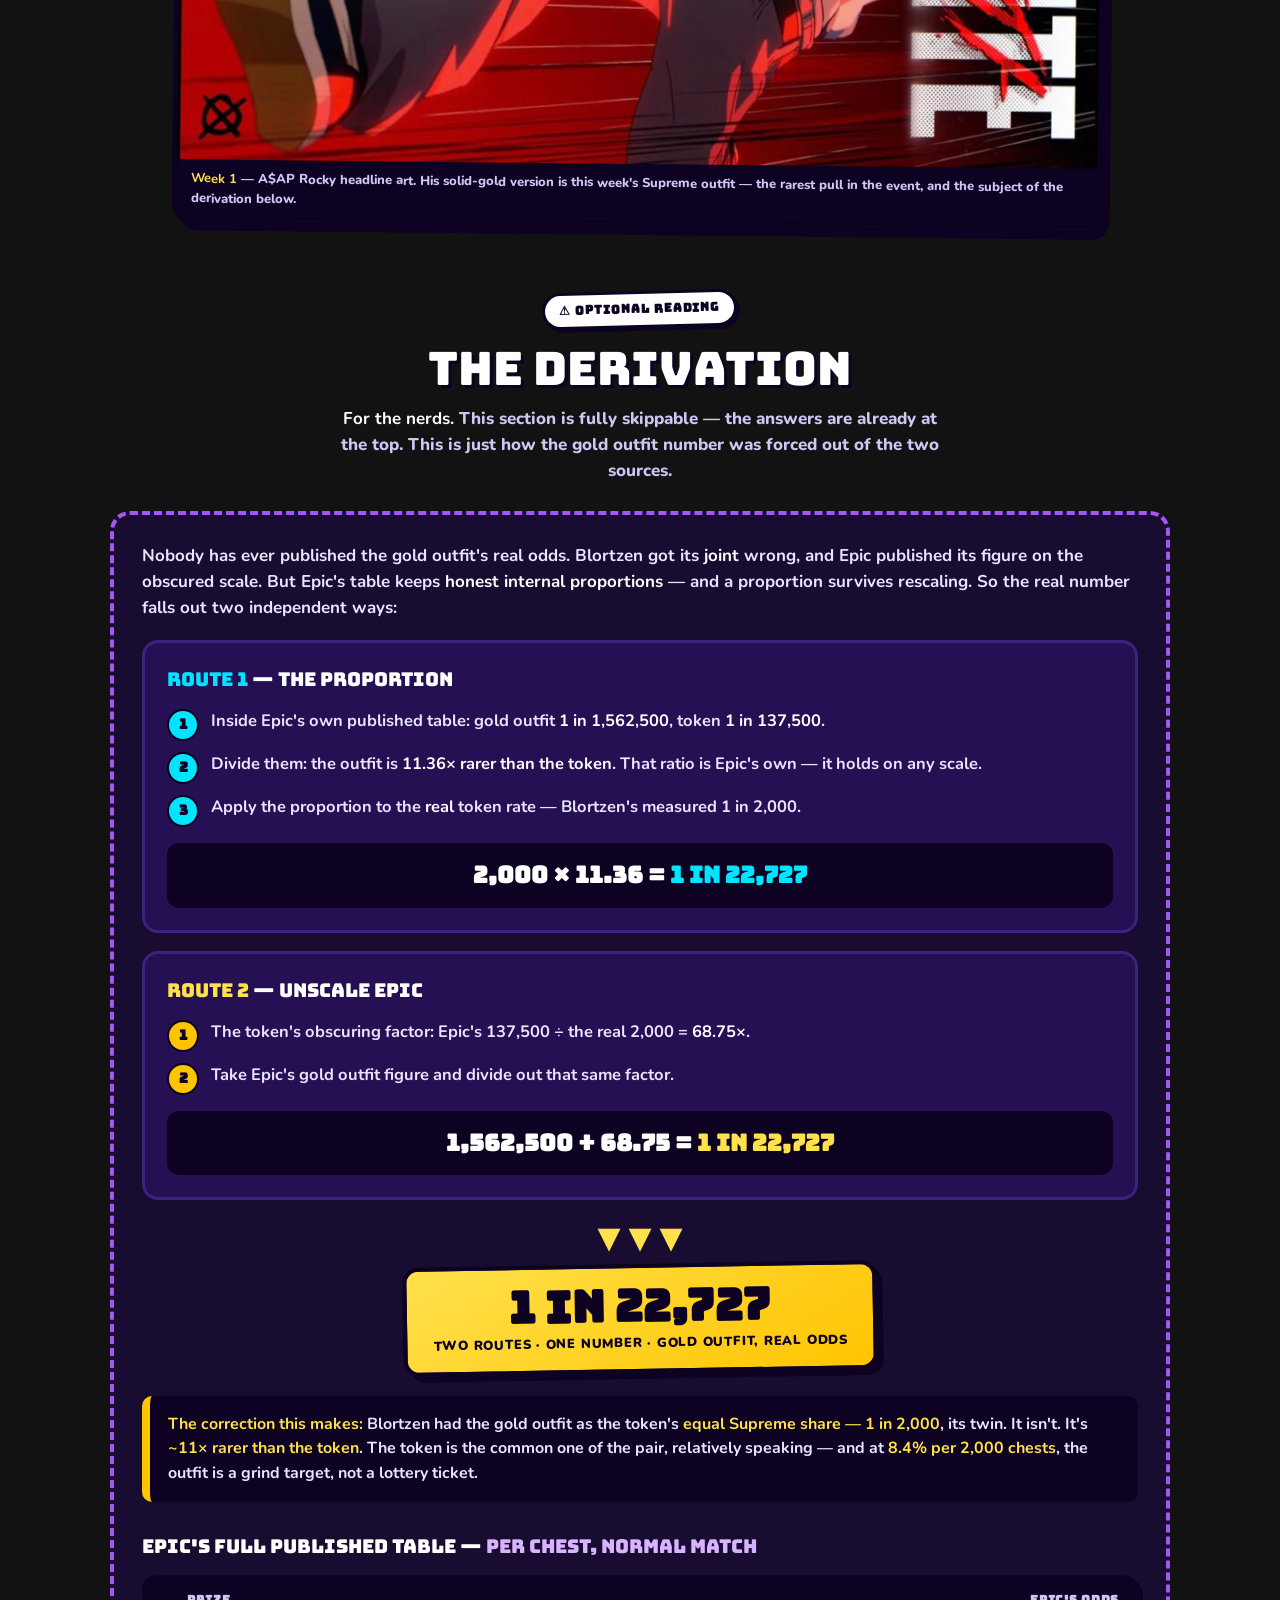
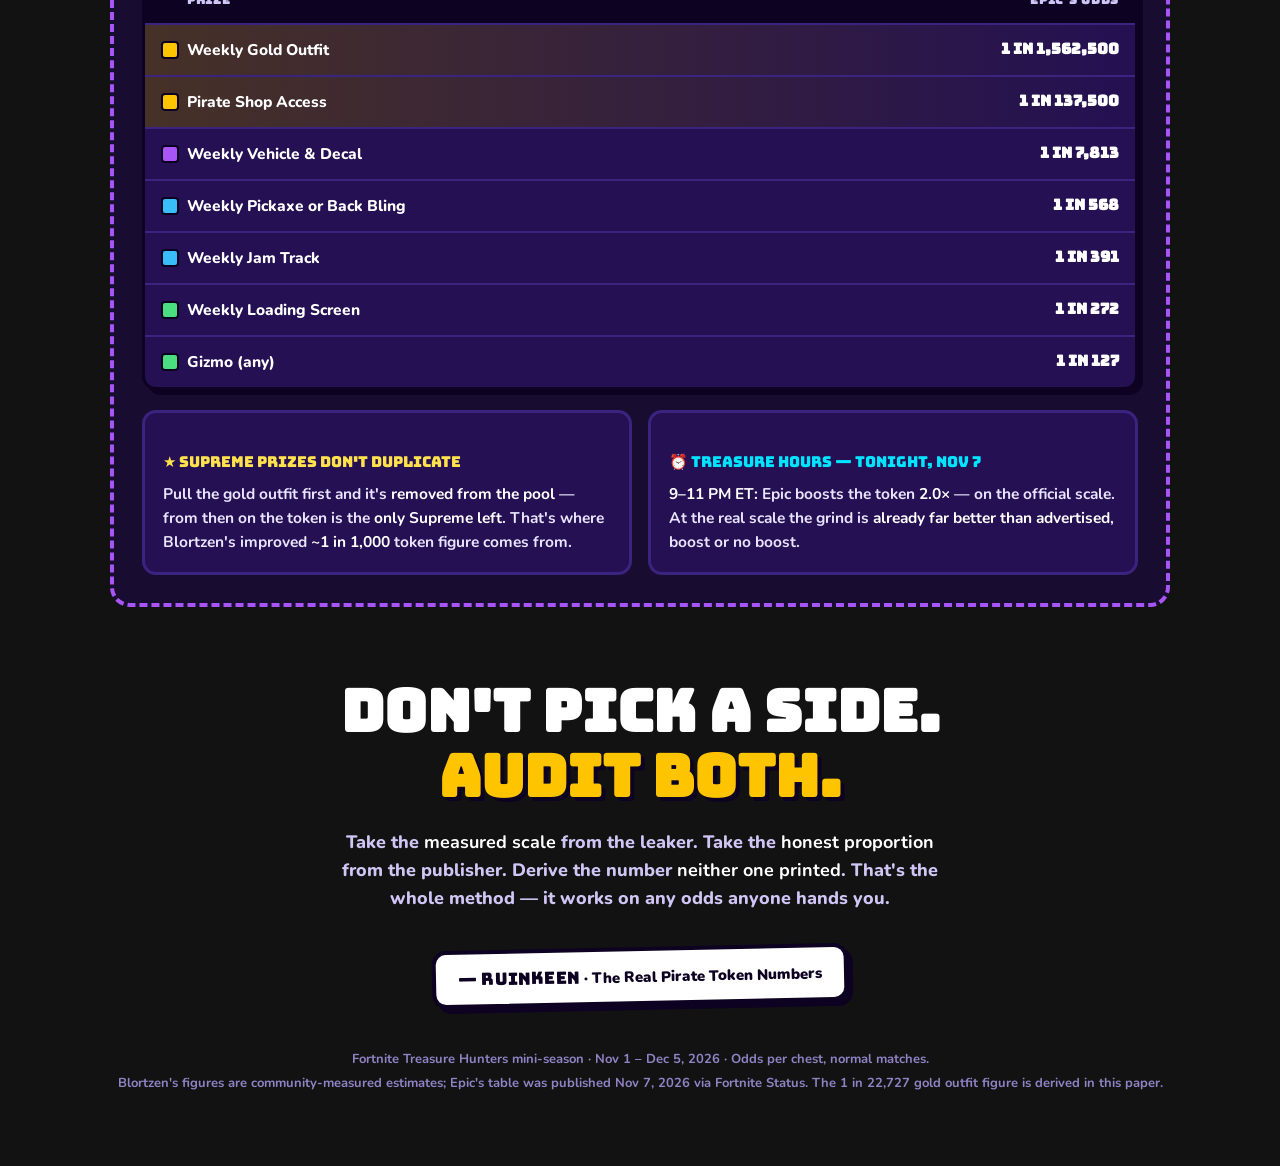
<file: pirate-token.html>
<!doctype html>
<html lang="en">
<head>
<meta charset="utf-8" />
<meta name="viewport" content="width=device-width, initial-scale=1, viewport-fit=cover" />
<meta name="color-scheme" content="dark" />
<link rel="icon" href="data:," />
<title>The Real Pirate Token Numbers</title>
<link rel="preconnect" href="https://fonts.googleapis.com" />
<link rel="preconnect" href="https://fonts.gstatic.com" crossorigin />
<link href="https://fonts.googleapis.com/css2?family=Bungee&family=Nunito:ital,wght@0,600;0,700;0,800;0,900;1,800;1,900&display=swap" rel="stylesheet" />
<style>
  :root{
    --bg-deep:#0d0221;
    --ink:#ffffff;
    --ink-dim:#cfc6f5;
    --cyan:#00e5ff;
    --cyan-dark:#0097b8;
    --purple:#a855f7;
    --purple-deep:#6d28d9;
    --gold:#ffc400;
    --gold-bright:#ffe14d;
    --gold-dark:#b8860b;
    --red:#ff3b5c;
    --card:#1b0b3d;
    --card2:#241052;
    --line:#3b2380;
    color-scheme: dark;
  }
  html{ overflow-x:clip; scroll-behavior:smooth; }
  body{
    margin:0;
    overflow-x:clip;
    font-family:"Nunito", system-ui, sans-serif;
    font-weight:700;
    color:var(--ink);
    background:
      radial-gradient(900px 500px at 85% -5%, rgba(168,85,247,.45), transparent 60%),
      radial-gradient(800px 600px at -10% 30%, rgba(0,229,255,.22), transparent 60%),
      radial-gradient(700px 500px at 110% 75%, rgba(255,196,0,.14), transparent 60%),
      linear-gradient(165deg, #2a0a5e 0%, #160538 38%, #0a1440 72%, #0d0221 100%);
    background-attachment:fixed;
    line-height:1.55;
  }
  h1,h2,h3,p,ul,ol,figure{ margin:0; }
  ul,ol{ padding:0; list-style:none; }
  img{ max-width:100%; display:block; }
  .wrap{ max-width:1060px; margin:0 auto; padding:0 18px 72px; }

  .display{ font-family:"Bungee", "Nunito", sans-serif; font-weight:400; letter-spacing:.01em; }
  .chunk-shadow{ text-shadow:4px 4px 0 #0d0221; }
  .chunk-shadow-sm{ text-shadow:2.5px 2.5px 0 #0d0221; }

  /* ---------- top strip ---------- */
  .topstrip{
    display:flex; flex-wrap:wrap; gap:8px; justify-content:center;
    padding:20px 12px 0;
  }
  .chip{
    font-family:"Bungee",sans-serif; font-size:11px; letter-spacing:.06em;
    padding:7px 13px; border:3px solid #0d0221; border-radius:999px;
    box-shadow:3px 3px 0 #0d0221; color:#0d0221;
  }
  .chip.cyan{ background:var(--cyan); transform:rotate(-1.5deg); }
  .chip.gold{ background:var(--gold); transform:rotate(1deg); }
  .chip.pink{ background:#ff7ad9; transform:rotate(-.5deg); }

  /* ---------- hero ---------- */
  .hero{ text-align:center; padding:26px 0 8px; }
  .hero h1{
    font-size:clamp(38px, 8.5vw, 84px);
    line-height:1.02;
    text-transform:uppercase;
  }
  .hero h1 .l1{ color:#fff; display:block; }
  .hero h1 .l2{ color:var(--cyan); display:block; }
  .hero h1 .l3{ color:var(--gold); display:block; }
  .byline{
    margin-top:16px; font-size:17px; font-weight:900; color:var(--ink-dim);
  }
  .byline b{ color:#fff; background:var(--purple-deep); padding:2px 10px; border-radius:6px; border:2px solid #0d0221; box-shadow:2px 2px 0 #0d0221; display:inline-block; transform:rotate(-1deg); }
  .lede{
    max-width:640px; margin:16px auto 0; font-size:18px; font-weight:800; color:var(--ink-dim);
  }
  .lede strong{ color:#fff; }

  .hero-img{
    margin:28px auto 0; max-width:920px;
    border:5px solid #0d0221; border-radius:18px; overflow:hidden;
    box-shadow:8px 8px 0 #0d0221; transform:rotate(-.6deg);
    background:#000;
  }
  .hero-img figcaption{
    background:#0d0221; color:var(--ink-dim); font-size:13px; font-weight:800;
    padding:9px 14px; text-align:left;
  }
  .hero-img figcaption b{ color:var(--gold-bright); }

  /* ---------- section heads ---------- */
  .sec-head{ text-align:center; margin:64px 0 26px; }
  .sec-tag{
    display:inline-block; font-family:"Bungee",sans-serif; font-size:12px; letter-spacing:.08em;
    background:#fff; color:#0d0221; border:3px solid #0d0221; border-radius:999px;
    padding:6px 14px; box-shadow:3px 3px 0 #0d0221; transform:rotate(-1.5deg);
  }
  .sec-head h2{
    font-family:"Bungee",sans-serif; font-weight:400;
    font-size:clamp(28px, 5.6vw, 46px); line-height:1.08; text-transform:uppercase;
    margin-top:16px;
  }
  .sec-head p{ max-width:620px; margin:12px auto 0; color:var(--ink-dim); font-size:17px; font-weight:800; }
  .sec-head p strong{ color:#fff; }

  /* ---------- answer cards ---------- */
  .answers{ display:grid; gap:26px; }
  .answer-card{
    border:5px solid #0d0221; border-radius:20px;
    box-shadow:8px 8px 0 #0d0221;
    padding:26px 26px 24px;
    color:#0d0221;
  }
  .answer-card.token{ background:linear-gradient(150deg, #4df3ff, var(--cyan) 55%, var(--cyan-dark)); transform:rotate(-1deg); }
  .answer-card.gold{ background:linear-gradient(150deg, var(--gold-bright), var(--gold) 55%, #ff9d00); transform:rotate(.8deg); }
  .answer-card .rarity{
    display:inline-block; font-family:"Bungee",sans-serif; font-size:11px; letter-spacing:.07em;
    background:#0d0221; color:#fff; padding:6px 12px; border-radius:999px;
  }
  .answer-card.gold .rarity{ color:var(--gold-bright); }
  .answer-card.token .rarity{ color:var(--cyan); }
  .answer-card h3{
    font-family:"Bungee",sans-serif; font-weight:400; text-transform:uppercase;
    font-size:clamp(22px, 4.6vw, 34px); line-height:1.1; margin-top:14px;
  }
  .answer-card .big-odds{
    font-family:"Bungee",sans-serif;
    font-size:clamp(52px, 12vw, 104px); line-height:1; margin-top:8px;
    text-shadow:4px 4px 0 rgba(13,2,33,.9); color:#fff;
  }
  .answer-card .per{ font-weight:900; font-size:16px; text-transform:uppercase; letter-spacing:.05em; margin-top:4px; }
  .answer-card .exclusive{
    margin-top:14px; display:inline-block; background:#0d0221; color:var(--gold-bright);
    font-weight:900; font-size:14px; padding:7px 13px; border-radius:8px; transform:rotate(-1deg);
  }
  .stat-row{ display:grid; grid-template-columns:1fr 1fr; gap:14px; margin-top:20px; }
  .stat{
    background:rgba(13,2,33,.92); border-radius:14px; padding:16px 14px; text-align:center;
    border:3px solid rgba(255,255,255,.25);
  }
  .stat .pct{ font-family:"Bungee",sans-serif; font-size:clamp(30px, 6.5vw, 46px); line-height:1; color:#fff; }
  .answer-card.token .stat .pct{ color:var(--cyan); }
  .answer-card.gold .stat .pct{ color:var(--gold-bright); }
  .stat .lbl{ color:#e9e4ff; font-weight:900; font-size:13px; text-transform:uppercase; letter-spacing:.06em; margin-top:6px; }

  .duo-card{
    border:5px solid #0d0221; border-radius:20px; box-shadow:8px 8px 0 #0d0221;
    background:linear-gradient(150deg, #c084fc, var(--purple) 55%, var(--purple-deep));
    padding:26px; transform:rotate(-.7deg); color:#fff;
  }
  .duo-card h3{ font-family:"Bungee",sans-serif; font-weight:400; font-size:clamp(24px,5vw,36px); text-transform:uppercase; text-shadow:3px 3px 0 #0d0221; }
  .duo-card p{ margin-top:10px; font-size:18px; font-weight:800; max-width:640px; }
  .duo-card p b{ color:var(--gold-bright); }
  .duo-visual{ display:flex; align-items:center; gap:10px; margin-top:18px; flex-wrap:wrap; font-family:"Bungee",sans-serif; font-size:14px; }
  .duo-visual .box{ background:#0d0221; border:3px solid #fff; border-radius:10px; padding:9px 13px; }
  .duo-visual .plus{ font-size:22px; text-shadow:2px 2px 0 #0d0221; }
  .duo-visual .arrow{ font-size:22px; color:var(--gold-bright); text-shadow:2px 2px 0 #0d0221; }

  .skip-note{ text-align:center; margin-top:22px; color:var(--ink-dim); font-weight:800; font-size:15px; }
  .skip-note b{ color:#fff; }

  /* ---------- calculator ---------- */
  .calc{
    background:var(--card); border:4px solid var(--line); border-radius:20px;
    box-shadow:8px 8px 0 #0d0221; padding:26px; margin-top:30px;
  }
  .calc h3{ font-family:"Bungee",sans-serif; font-weight:400; font-size:clamp(20px,4.4vw,28px); text-transform:uppercase; }
  .calc h3 span{ color:var(--cyan); }
  .calc .sub{ color:var(--ink-dim); font-weight:800; margin-top:8px; }
  .calc-controls{ display:flex; flex-wrap:wrap; gap:18px; align-items:end; margin-top:22px; }
  .calc-field{ flex:1 1 260px; }
  .calc-field label{ display:flex; justify-content:space-between; font-weight:900; text-transform:uppercase; font-size:13px; letter-spacing:.06em; color:var(--ink-dim); }
  .calc-field label output{ color:#fff; font-family:"Bungee",sans-serif; font-size:16px; letter-spacing:0; }
  input[type="range"]{ width:100%; accent-color:var(--cyan); height:34px; cursor:pointer; }
  .party-toggle{ display:flex; border:3px solid #0d0221; border-radius:12px; overflow:hidden; box-shadow:3px 3px 0 #0d0221; }
  .party-toggle button{
    font-family:"Bungee",sans-serif; font-size:14px; padding:12px 20px; border:0; cursor:pointer;
    background:#2c1663; color:var(--ink-dim);
  }
  .party-toggle button[aria-pressed="true"]{ background:var(--gold); color:#0d0221; }
  .calc-results{ display:grid; grid-template-columns:1fr 1fr; gap:14px; margin-top:22px; }
  .calc-result{ border-radius:14px; padding:18px; border:3px solid #0d0221; text-align:center; }
  .calc-result.tok{ background:linear-gradient(150deg,#123a4d,#0a2436); box-shadow:inset 0 0 0 2px var(--cyan); }
  .calc-result.gld{ background:linear-gradient(150deg,#4d3a08,#2e2203); box-shadow:inset 0 0 0 2px var(--gold); }
  .calc-result .cr-pct{ font-family:"Bungee",sans-serif; font-size:clamp(30px,6vw,44px); line-height:1; }
  .calc-result.tok .cr-pct{ color:var(--cyan); }
  .calc-result.gld .cr-pct{ color:var(--gold-bright); }
  .calc-result .cr-lbl{ font-weight:900; text-transform:uppercase; font-size:13px; letter-spacing:.06em; margin-top:8px; color:#fff; }
  .calc-result .cr-sub{ font-weight:800; font-size:13px; color:var(--ink-dim); margin-top:3px; }
  .calc-note{ margin-top:16px; font-size:14px; color:var(--ink-dim); font-weight:800; }
  .calc-note b{ color:#fff; }

  /* ---------- three numbers ---------- */
  .three{ display:grid; grid-template-columns:repeat(3,1fr); gap:20px; }
  .num-card{
    border:5px solid #0d0221; border-radius:18px; box-shadow:7px 7px 0 #0d0221;
    padding:22px; background:var(--card2); position:relative;
  }
  .num-card:nth-child(1){ transform:rotate(-1.2deg); }
  .num-card:nth-child(2){ transform:rotate(.6deg); }
  .num-card:nth-child(3){ transform:rotate(-.5deg); }
  .num-card .verdict{
    position:absolute; top:-16px; right:14px; font-family:"Bungee",sans-serif; font-size:13px;
    padding:6px 13px; border:3px solid #0d0221; border-radius:999px; box-shadow:3px 3px 0 #0d0221; color:#0d0221;
  }
  .verdict.fake{ background:var(--red); color:#fff; transform:rotate(3deg); }
  .verdict.real{ background:var(--cyan); transform:rotate(-2deg); }
  .verdict.official{ background:var(--purple); color:#fff; transform:rotate(2deg); }
  .num-card .num{ font-family:"Bungee",sans-serif; font-size:clamp(26px,4.6vw,36px); line-height:1.05; margin-top:10px; }
  .num-card.fake .num{ color:var(--red); text-decoration:line-through; text-decoration-thickness:5px; }
  .num-card.real .num{ color:var(--cyan); }
  .num-card.official .num{ color:#d8b4fe; }
  .num-card .who{ font-weight:900; text-transform:uppercase; font-size:13px; letter-spacing:.07em; color:var(--ink-dim); margin-top:8px; }
  .num-card p{ margin-top:10px; font-weight:700; color:#e9e4ff; font-size:15.5px; }
  .num-card p b{ color:#fff; }

  /* ---------- tell / ladder ---------- */
  .tell{
    background:var(--card); border:4px solid var(--line); border-radius:20px;
    box-shadow:8px 8px 0 #0d0221; padding:28px;
  }
  .tell-grid{ display:grid; grid-template-columns:1.05fr .95fr; gap:30px; align-items:start; }
  .tell-copy p{ font-size:17px; font-weight:700; color:#e9e4ff; }
  .tell-copy p + p{ margin-top:14px; }
  .tell-copy b{ color:#fff; }
  .tell-copy .hl-c{ color:var(--cyan); font-weight:900; }
  .tell-copy .hl-g{ color:var(--gold-bright); font-weight:900; }
  .ladder{ display:grid; gap:10px; }
  .ladder-title{ font-family:"Bungee",sans-serif; font-size:13px; letter-spacing:.05em; color:var(--ink-dim); text-transform:uppercase; }
  .rung{ display:grid; grid-template-columns:118px 1fr auto; gap:10px; align-items:center; font-size:13.5px; font-weight:900; }
  .rung .rname{ text-transform:uppercase; letter-spacing:.03em; }
  .rung .track{ height:20px; background:#0d0221; border-radius:6px; border:2px solid var(--line); overflow:hidden; }
  .rung .fill{ height:100%; border-radius:3px; }
  .rung .rval{ font-family:"Bungee",sans-serif; font-size:12.5px; white-space:nowrap; }
  .gap-callout{
    margin-top:22px; background:#0d0221; border:3px dashed var(--red); border-radius:14px; padding:18px 20px;
    font-size:16.5px; font-weight:800; color:#ffd9df;
  }
  .gap-callout b{ color:#fff; }
  .gap-callout .big{ font-family:"Bungee",sans-serif; color:var(--red); font-size:24px; }

  .second-img{
    margin:34px auto 0; max-width:920px;
    border:5px solid #0d0221; border-radius:18px; overflow:hidden;
    box-shadow:8px 8px 0 #0d0221; transform:rotate(.6deg); background:#000;
  }
  .second-img figcaption{ background:#0d0221; color:var(--ink-dim); font-size:13px; font-weight:800; padding:9px 14px; }
  .second-img figcaption b{ color:var(--gold-bright); }

  /* ---------- derivation ---------- */
  .nerds{
    border:4px dashed var(--purple); border-radius:20px; padding:28px;
    background:rgba(27,11,61,.72);
  }
  .route{
    background:var(--card2); border:3px solid var(--line); border-radius:16px; padding:22px; margin-top:18px;
  }
  .route h3{ font-family:"Bungee",sans-serif; font-weight:400; font-size:19px; text-transform:uppercase; }
  .route h3 .tag{ color:var(--cyan); }
  .route.goldroute h3 .tag{ color:var(--gold-bright); }
  .steps{ margin-top:14px; display:grid; gap:10px; }
  .steps li{
    display:flex; gap:12px; align-items:flex-start; font-size:16.5px; font-weight:700; color:#e9e4ff;
  }
  .steps .n{
    flex:0 0 auto; width:28px; height:28px; border-radius:50%; background:var(--cyan); color:#0d0221;
    font-family:"Bungee",sans-serif; font-size:14px; display:grid; place-items:center; border:2px solid #0d0221;
    margin-top:1px;
  }
  .route.goldroute .steps .n{ background:var(--gold); }
  .steps b{ color:#fff; }
  .formula{
    font-family:"Bungee",sans-serif; font-size:clamp(16px,3.6vw,23px); background:#0d0221; border-radius:12px;
    padding:15px 18px; margin-top:16px; text-align:center; line-height:1.5; overflow-wrap:anywhere;
  }
  .formula .res{ color:var(--gold-bright); }
  .formula .res-c{ color:var(--cyan); }
  .converge{
    text-align:center; margin-top:24px;
  }
  .converge .arrow-down{ font-size:30px; color:var(--gold-bright); line-height:1; }
  .converge .verdict-box{
    display:inline-block; margin-top:10px; background:linear-gradient(150deg, var(--gold-bright), var(--gold));
    color:#0d0221; border:4px solid #0d0221; border-radius:16px; box-shadow:6px 6px 0 #0d0221;
    padding:16px 26px; transform:rotate(-1deg);
  }
  .converge .verdict-box .vb-num{ font-family:"Bungee",sans-serif; font-size:clamp(28px,6vw,44px); line-height:1; }
  .converge .verdict-box .vb-lbl{ font-weight:900; text-transform:uppercase; font-size:13px; letter-spacing:.06em; margin-top:5px; }
  .correction{
    margin-top:22px; background:#0d0221; border-left:8px solid var(--gold); border-radius:10px; padding:16px 18px;
    font-size:16px; font-weight:700; color:#e9e4ff;
  }
  .correction b{ color:var(--gold-bright); }

  /* epic table */
  .table-title{ font-family:"Bungee",sans-serif; font-weight:400; font-size:19px; text-transform:uppercase; margin-top:30px; }
  .table-title span{ color:#d8b4fe; }
  .etable{ margin-top:14px; border:3px solid #0d0221; border-radius:14px; overflow:hidden; box-shadow:5px 5px 0 #0d0221; }
  .erow{
    display:grid; grid-template-columns:14px 1fr auto; gap:12px; align-items:center;
    padding:13px 16px; background:var(--card2); font-weight:800; font-size:15.5px;
  }
  .erow + .erow{ border-top:2px solid var(--line); }
  .erow.head{ background:#0d0221; font-family:"Bungee",sans-serif; font-size:12px; letter-spacing:.06em; color:var(--ink-dim); text-transform:uppercase; }
  .erow .dot{ width:14px; height:14px; border-radius:4px; border:2px solid #0d0221; }
  .erow .odds{ font-family:"Bungee",sans-serif; font-size:15px; white-space:nowrap; }
  .erow.supreme{ background:linear-gradient(90deg, rgba(255,196,0,.20), var(--card2)); }
  .notes-grid{ display:grid; grid-template-columns:1fr 1fr; gap:16px; margin-top:20px; }
  .note{
    background:var(--card2); border:3px solid var(--line); border-radius:14px; padding:18px; font-size:15.5px; font-weight:700; color:#e9e4ff;
  }
  .note h4{ font-family:"Bungee",sans-serif; font-weight:400; font-size:15px; text-transform:uppercase; margin-bottom:8px; }
  .note.supreme-note h4{ color:var(--gold-bright); }
  .note.hours-note h4{ color:var(--cyan); }
  .note b{ color:#fff; }

  /* ---------- closing ---------- */
  .closing{ text-align:center; margin-top:72px; }
  .closing .punch{
    font-family:"Bungee",sans-serif; font-size:clamp(32px,7vw,58px); line-height:1.12; text-transform:uppercase;
  }
  .closing .punch .a{ color:#fff; display:block; }
  .closing .punch .b{ color:var(--gold); display:block; text-shadow:4px 4px 0 #0d0221; }
  .closing .method{ max-width:600px; margin:20px auto 0; font-size:18px; font-weight:800; color:var(--ink-dim); }
  .closing .method b{ color:#fff; }
  .signoff{
    margin-top:34px; display:inline-block; background:#fff; color:#0d0221; border:4px solid #0d0221;
    border-radius:14px; box-shadow:5px 5px 0 #0d0221; padding:12px 22px; transform:rotate(-1.2deg);
    font-weight:900; font-size:15px;
  }
  .signoff .display{ font-size:17px; }
  footer{ text-align:center; margin-top:44px; color:#8f83c4; font-size:13px; font-weight:700; }
  footer p + p{ margin-top:4px; }

  a{ color:var(--cyan); }

  @media (max-width:820px){
    .three{ grid-template-columns:1fr; }
    .num-card:nth-child(n){ transform:rotate(0); }
    .num-card:nth-child(odd){ transform:rotate(-.8deg); }
    .tell-grid{ grid-template-columns:1fr; }
    .notes-grid{ grid-template-columns:1fr; }
  }
  @media (max-width:560px){
    .stat-row{ grid-template-columns:1fr 1fr; gap:10px; }
    .calc-results{ grid-template-columns:1fr; }
    .answer-card, .duo-card, .calc, .tell, .nerds{ padding:20px 16px; }
    .rung{ grid-template-columns:92px 1fr auto; font-size:12px; }
    .erow{ font-size:14px; padding:12px; }
    .erow .odds{ font-size:13px; }
    .party-toggle button{ padding:12px 14px; }
  }
  @media (prefers-reduced-motion: reduce){
    html{ scroll-behavior:auto; }
  }
</style>
</head>
<body>
<div class="wrap">

  <!-- ======= TOP STRIP ======= -->
  <div class="topstrip" aria-hidden="true">
    <span class="chip cyan">Fortnite × One Piece</span>
    <span class="chip gold">Treasure Hunters Mini-Season</span>
    <span class="chip pink">Nov 1 – Dec 5, 2026</span>
  </div>

  <!-- ======= HERO ======= -->
  <header class="hero">
    <h1 class="display chunk-shadow">
      <span class="l1">The Real</span>
      <span class="l2">Pirate Token</span>
      <span class="l3">Numbers</span>
    </h1>
    <p class="byline">A short paper by <b>Ruinkeen</b></p>
    <p class="lede">Three different odds for the Pirate Shop Access token are going around. One is fake, one is measured, one is published to scare you. <strong>Here are the real ones — answers first, math after, skip whichever half you want.</strong></p>
    <figure class="hero-img">
      <img src="[data-uri]" alt="Fortnite Treasure Hunters key art — the Straw Hat crew (Luffy, Nami, Usopp, Zoro, Sanji and Chopper) around a purple Loot Llama" width="1024" height="576" />
      <figcaption><b>Treasure Hunters</b> — the One Piece crossover mini-season. Every chest is a roll. This paper is about what that roll is actually worth.</figcaption>
    </figure>
  </header>

  <!-- ======= ANSWERS ======= -->
  <section aria-labelledby="answers-h">
    <div class="sec-head">
      <span class="sec-tag">Start here</span>
      <h2 id="answers-h" class="chunk-shadow-sm">Just the answers</h2>
      <p>Big cards. No math. <strong>If you only read this section, you know everything that matters.</strong></p>
    </div>

    <div class="answers">
      <article class="answer-card token">
        <span class="rarity">★ Epic Rarity — The Token</span>
        <h3>Pirate Shop Access Token</h3>
        <div class="big-odds">1 IN 2,000</div>
        <p class="per">Real odds — per chest</p>
        <div class="stat-row">
          <div class="stat">
            <div class="pct">39%</div>
            <div class="lbl">Per 1,000 chests</div>
          </div>
          <div class="stat">
            <div class="pct">63.2%</div>
            <div class="lbl">Per 2,000 chests</div>
          </div>
        </div>
      </article>

      <article class="answer-card gold">
        <span class="rarity">★ Legendary Rarity — Supreme Tier</span>
        <h3>Gold Outfit — Solid Gold A$AP Rocky</h3>
        <div class="big-odds">1 IN 22,727</div>
        <p class="per">Real odds — per chest · this week's gold outfit</p>
        <span class="exclusive">⚑ Derived in this paper — published nowhere else</span>
        <div class="stat-row">
          <div class="stat">
            <div class="pct">4.3%</div>
            <div class="lbl">Per 1,000 chests</div>
          </div>
          <div class="stat">
            <div class="pct">8.4%</div>
            <div class="lbl">Per 2,000 chests</div>
          </div>
        </div>
      </article>

      <article class="duo-card">
        <h3>👥 In Duos? Even Better</h3>
        <p>Your party <b>pools its chests</b> and the prize goes to the <b>whole party</b>. A duo doesn't play one player's odds — it plays the pooled count. 1,000 chests each = the <b>2,000-chest odds: 63.2%</b> for the token.</p>
        <div class="duo-visual" aria-hidden="true">
          <span class="box">YOU · 1,000 CHESTS</span>
          <span class="plus">+</span>
          <span class="box">DUO · 1,000 CHESTS</span>
          <span class="arrow">➜</span>
          <span class="box">63.2% TOKEN</span>
        </div>
      </article>
    </div>

    <p class="skip-note">That's the paper. Everything below is <b>proof</b> — read it if you're a nerd, skip it if you're not. ✌️</p>
  </section>

  <!-- ======= CALCULATOR ======= -->
  <section class="calc" aria-labelledby="calc-h">
    <h3 id="calc-h">Run <span>your</span> grind</h3>
    <p class="sub">Drag the chests. Uses the real rates from the cards above — token at 1 in 2,000, gold outfit at 1 in 22,727.</p>
    <div class="calc-controls">
      <div class="calc-field">
        <label for="chests">Chests opened <output id="chests-out" for="chests">1,000</output></label>
        <input type="range" id="chests" min="100" max="5000" step="50" value="1000" />
      </div>
      <div>
        <div class="party-toggle" role="group" aria-label="Party size">
          <button type="button" id="btn-solo" aria-pressed="true">SOLO</button>
          <button type="button" id="btn-duo" aria-pressed="false">DUO</button>
        </div>
      </div>
    </div>
    <div class="calc-results">
      <div class="calc-result tok">
        <div class="cr-pct" id="res-token">39.3%</div>
        <div class="cr-lbl">Pirate Shop Token</div>
        <div class="cr-sub" id="res-token-sub">chance in 1,000 chests</div>
      </div>
      <div class="calc-result gld">
        <div class="cr-pct" id="res-gold">4.3%</div>
        <div class="cr-lbl">Gold Outfit</div>
        <div class="cr-sub" id="res-gold-sub">chance in 1,000 chests</div>
      </div>
    </div>
    <p class="calc-note">Every chest is an <b>independent roll</b> — there's no pity counter filling up. In a duo, the count is <b>per player</b> and the party pools both players' chests.</p>
  </section>

  <!-- ======= THREE NUMBERS ======= -->
  <section aria-labelledby="three-h">
    <div class="sec-head">
      <span class="sec-tag">The receipts</span>
      <h2 id="three-h" class="chunk-shadow-sm">The three numbers</h2>
      <p>Same token. Three wildly different odds. <strong>Only one scale is real.</strong></p>
    </div>
    <div class="three">
      <article class="num-card fake">
        <span class="verdict fake">✕ Fake</span>
        <div class="num">1 IN 700,000</div>
        <p class="who">The viral number</p>
        <p>No source. Nobody repeating it could say where it came from — it was just <b>copied until the copying looked like a source</b>. Per leaker HYPEX, the odds aren't even in the game files, so a number like this was never pulled from anywhere real.</p>
      </article>
      <article class="num-card real">
        <span class="verdict real">✓ Real</span>
        <div class="num">1 IN 2,000</div>
        <p class="who">Blortzen — measured</p>
        <p>The leaker's estimate, built from <b>real player data</b>: about <b>1% of chests</b> roll a Treasure prize, the Supreme tier is <b>5–10% of those rolls</b>, and the token shares Supreme. This is the <b>real scale</b> — and the one this paper uses.</p>
      </article>
      <article class="num-card official">
        <span class="verdict official">Official</span>
        <div class="num">1 IN 137,500</div>
        <p class="who">Epic — published Nov 7, 2026</p>
        <p>Epic's official figure, posted via <b>Fortnite Status</b>. The proportions inside Epic's table are real — but the <b>scale is obscured</b>, stretched to make the jackpot look ~69× scarier than the measured data says it is.</p>
      </article>
    </div>
  </section>

  <!-- ======= THE TELL ======= -->
  <section aria-labelledby="tell-h">
    <div class="sec-head">
      <span class="sec-tag">How you can tell</span>
      <h2 id="tell-h" class="chunk-shadow-sm">The tell</h2>
      <p>Why Blortzen's numbers are the real ones — <strong>you don't have to trust either source. Compare the shapes.</strong></p>
    </div>
    <div class="tell">
      <div class="tell-grid">
        <div class="tell-copy">
          <p>Put the two ladders side by side and they have the <b>same shape</b>: gizmos at about <span class="hl-c">1 in 100</span>, cosmetics in the <b>hundreds</b>, the vehicle in the <b>thousands</b>, and the token and gold outfit alone at the top.</p>
          <p>At the bottom of the ladder — the end <b>any player can check from their own games</b> — the two nearly agree. Blortzen's any-treasure rate is ~<span class="hl-c">1 in 100</span>; Epic's whole published table sums to ~<span class="hl-c">1 in 62</span>, with the gizmo at <span class="hl-c">1 in 127</span>. Same neighborhood.</p>
          <p>Then the gap explodes at exactly one place: <b>the top, where nobody can verify anything</b>. That's the signature of obscuring — honest where it's falsifiable, stretched where it isn't. Scaring people about the jackpot also happens to sell the grind.</p>
        </div>
        <div>
          <p class="ladder-title">The ladder — same shape, both sources</p>
          <div class="ladder" role="img" aria-label="Rarity ladder: gizmos around 1 in 100, cosmetics in the hundreds, vehicle in the thousands, token and gold outfit at the top">
            <div class="rung"><span class="rname">Gizmo</span><span class="track"><span class="fill" style="display:block;width:100%;background:var(--cyan)"></span></span><span class="rval">~1 IN 100</span></div>
            <div class="rung"><span class="rname">Cosmetics</span><span class="track"><span class="fill" style="display:block;width:66%;background:#38bdf8"></span></span><span class="rval">100s</span></div>
            <div class="rung"><span class="rname">Vehicle</span><span class="track"><span class="fill" style="display:block;width:38%;background:var(--purple)"></span></span><span class="rval">1,000s</span></div>
            <div class="rung"><span class="rname">Token</span><span class="track"><span class="fill" style="display:block;width:20%;background:#f472b6"></span></span><span class="rval">TOP TIER</span></div>
            <div class="rung"><span class="rname">Gold Outfit</span><span class="track"><span class="fill" style="display:block;width:10%;background:var(--gold)"></span></span><span class="rval">THE TOP</span></div>
          </div>
          <div class="gap-callout">
            <span class="big">68.75×</span><br />
            Epic's token is <b>68.75× rarer</b> than Blortzen's measured token — while the checkable end of the ladder barely moves. <b>The lie lives exactly where you can't check it.</b>
          </div>
        </div>
      </div>
    </div>

    <figure class="second-img">
      <img src="[data-uri]" alt="Fortnite Treasure Hunters Week 1 artwork — A$AP Rocky aiming a rocket launcher, the artist whose solid-gold outfit is this week's Supreme prize" width="1024" height="576" />
      <figcaption><b>Week 1</b> — A$AP Rocky headline art. His solid-gold version is this week's Supreme outfit — the rarest pull in the event, and the subject of the derivation below.</figcaption>
    </figure>
  </section>

  <!-- ======= DERIVATION ======= -->
  <section aria-labelledby="nerds-h">
    <div class="sec-head">
      <span class="sec-tag">⚠ Optional reading</span>
      <h2 id="nerds-h" class="chunk-shadow-sm">The derivation</h2>
      <p><strong>For the nerds.</strong> This section is fully skippable — the answers are already at the top. This is just how the gold outfit number was forced out of the two sources.</p>
    </div>

    <div class="nerds">
      <p style="font-size:17px;font-weight:700;color:#e9e4ff">Nobody has ever published the gold outfit's real odds. Blortzen got its <b style="color:#fff">joint</b> wrong, and Epic published its figure on the obscured scale. But Epic's table keeps <b style="color:#fff">honest internal proportions</b> — and a proportion survives rescaling. So the real number falls out two independent ways:</p>

      <div class="route">
        <h3><span class="tag">Route 1</span> — The proportion</h3>
        <ol class="steps">
          <li><span class="n">1</span><span>Inside Epic's own published table: gold outfit <b>1 in 1,562,500</b>, token <b>1 in 137,500</b>.</span></li>
          <li><span class="n">2</span><span>Divide them: the outfit is <b>11.36× rarer than the token</b>. That ratio is Epic's own — it holds on any scale.</span></li>
          <li><span class="n">3</span><span>Apply the proportion to the <b>real</b> token rate — Blortzen's measured 1 in 2,000.</span></li>
        </ol>
        <p class="formula">2,000 × 11.36 = <span class="res-c">1 IN 22,727</span></p>
      </div>

      <div class="route goldroute">
        <h3><span class="tag">Route 2</span> — Unscale Epic</h3>
        <ol class="steps">
          <li><span class="n">1</span><span>The token's obscuring factor: Epic's 137,500 ÷ the real 2,000 = <b>68.75×</b>.</span></li>
          <li><span class="n">2</span><span>Take Epic's gold outfit figure and divide out that same factor.</span></li>
        </ol>
        <p class="formula">1,562,500 ÷ 68.75 = <span class="res">1 IN 22,727</span></p>
      </div>

      <div class="converge">
        <div class="arrow-down" aria-hidden="true">▼ ▼ ▼</div>
        <div class="verdict-box">
          <div class="vb-num">1 IN 22,727</div>
          <div class="vb-lbl">Two routes · One number · Gold outfit, real odds</div>
        </div>
      </div>

      <div class="correction">
        <b>The correction this makes:</b> Blortzen had the gold outfit as the token's <b>equal Supreme share — 1 in 2,000</b>, its twin. It isn't. It's <b>~11× rarer than the token</b>. The token is the common one of the pair, relatively speaking — and at <b>8.4% per 2,000 chests</b>, the outfit is a grind target, not a lottery ticket.
      </div>

      <h3 class="table-title">Epic's full published table — <span>per chest, normal match</span></h3>
      <div class="etable" role="table" aria-label="Epic's officially published Treasure Hunters odds per chest">
        <div class="erow head" role="row"><span></span><span>Prize</span><span>Epic's odds</span></div>
        <div class="erow supreme" role="row"><span class="dot" style="background:var(--gold)"></span><span>Weekly Gold Outfit</span><span class="odds">1 in 1,562,500</span></div>
        <div class="erow supreme" role="row"><span class="dot" style="background:var(--gold)"></span><span>Pirate Shop Access</span><span class="odds">1 in 137,500</span></div>
        <div class="erow" role="row"><span class="dot" style="background:var(--purple)"></span><span>Weekly Vehicle &amp; Decal</span><span class="odds">1 in 7,813</span></div>
        <div class="erow" role="row"><span class="dot" style="background:#38bdf8"></span><span>Weekly Pickaxe or Back Bling</span><span class="odds">1 in 568</span></div>
        <div class="erow" role="row"><span class="dot" style="background:#38bdf8"></span><span>Weekly Jam Track</span><span class="odds">1 in 391</span></div>
        <div class="erow" role="row"><span class="dot" style="background:#4ade80"></span><span>Weekly Loading Screen</span><span class="odds">1 in 272</span></div>
        <div class="erow" role="row"><span class="dot" style="background:#4ade80"></span><span>Gizmo (any)</span><span class="odds">1 in 127</span></div>
      </div>

      <div class="notes-grid">
        <div class="note supreme-note">
          <h4>★ Supreme prizes don't duplicate</h4>
          <p>Pull the gold outfit first and it's <b>removed from the pool</b> — from then on the token is the <b>only Supreme left</b>. That's where Blortzen's improved <b>~1 in 1,000</b> token figure comes from.</p>
        </div>
        <div class="note hours-note">
          <h4>⏰ Treasure Hours — tonight, Nov 7</h4>
          <p><b>9–11 PM ET:</b> Epic boosts the token <b>2.0×</b> — on the official scale. At the real scale the grind is <b>already far better than advertised</b>, boost or no boost.</p>
        </div>
      </div>
    </div>
  </section>

  <!-- ======= CLOSING ======= -->
  <section class="closing">
    <p class="punch">
      <span class="a">Don't pick a side.</span>
      <span class="b">Audit both.</span>
    </p>
    <p class="method">Take the <b>measured scale</b> from the leaker. Take the <b>honest proportion</b> from the publisher. Derive the number <b>neither one printed</b>. That's the whole method — it works on any odds anyone hands you.</p>
    <div class="signoff"><span class="display">— Ruinkeen</span> · The Real Pirate Token Numbers</div>
  </section>

  <footer>
    <p>Fortnite Treasure Hunters mini-season · Nov 1 – Dec 5, 2026 · Odds per chest, normal matches.</p>
    <p>Blortzen's figures are community-measured estimates; Epic's table was published Nov 7, 2026 via Fortnite Status. The 1 in 22,727 gold outfit figure is derived in this paper.</p>
  </footer>

</div>

<script>
  (function(){
    var P_TOKEN = 1/2000;
    var P_GOLD  = 1/22727;
    var slider = document.getElementById('chests');
    var out = document.getElementById('chests-out');
    var resToken = document.getElementById('res-token');
    var resGold = document.getElementById('res-gold');
    var subToken = document.getElementById('res-token-sub');
    var subGold = document.getElementById('res-gold-sub');
    var btnSolo = document.getElementById('btn-solo');
    var btnDuo = document.getElementById('btn-duo');
    var party = 1;

    function fmt(n){ return n.toLocaleString('en-US'); }
    function pct(p, n){
      var v = (1 - Math.pow(1 - p, n)) * 100;
      if (v >= 10) return v.toFixed(1) + '%';
      if (v >= 1) return v.toFixed(1) + '%';
      return v.toFixed(2) + '%';
    }
    function render(){
      var perPlayer = parseInt(slider.value, 10);
      var total = perPlayer * party;
      out.textContent = fmt(perPlayer);
      resToken.textContent = pct(P_TOKEN, total);
      resGold.textContent = pct(P_GOLD, total);
      var label = party === 2
        ? 'party chance — ' + fmt(total) + ' pooled chests (' + fmt(perPlayer) + ' each)'
        : 'chance in ' + fmt(total) + ' chests';
      subToken.textContent = label;
      subGold.textContent = label;
    }
    function setParty(n){
      party = n;
      btnSolo.setAttribute('aria-pressed', n === 1 ? 'true' : 'false');
      btnDuo.setAttribute('aria-pressed', n === 2 ? 'true' : 'false');
      render();
    }
    slider.addEventListener('input', render);
    btnSolo.addEventListener('click', function(){ setParty(1); });
    btnDuo.addEventListener('click', function(){ setParty(2); });
    render();
  })();
</script>
<script type="module" src="https://asktori.ai/cdn/tori-latest.js"></script>
<tori-popup app-id="vDbGOPCx" agent-id="akqlgxgc"></tori-popup>
</body>
</html>
</file>
<file: styles.css>
:root{--bg:#07060d;--bg2:#0e0c1a;--card:#13111f;--line:#25213a;--txt:#ece9f7;--mut:#a29cbc;--a1:#a855f7;--a2:#22d3ee;--a3:#f472b6;--r:18px;--max:1180px}
*{box-sizing:border-box;margin:0;padding:0}
html{scroll-behavior:smooth;-webkit-text-size-adjust:100%}
body{background:var(--bg);color:var(--txt);font:400 16px/1.6 Inter,system-ui,-apple-system,Segoe UI,Roboto,sans-serif;overflow-x:hidden;-webkit-font-smoothing:antialiased}
body::before{content:"";position:fixed;inset:0;pointer-events:none;z-index:0;background:radial-gradient(60vw 40vw at 85% -5%,rgba(168,85,247,.16),transparent 60%),radial-gradient(50vw 40vw at -10% 40%,rgba(34,211,238,.08),transparent 60%)}
img{display:block;max-width:100%}
a{color:inherit}
h1,h2,h3{font-family:"Space Grotesk",Inter,system-ui,sans-serif;line-height:1.08;letter-spacing:-.02em}
:focus-visible{outline:2px solid var(--a2);outline-offset:3px;border-radius:6px}
.skip{position:absolute;left:-999px;top:8px;background:#fff;color:#000;padding:8px 12px;border-radius:8px;z-index:99}.skip:focus{left:8px}
.nav{position:sticky;top:0;z-index:20;display:flex;align-items:center;justify-content:space-between;gap:16px;padding:14px max(20px,calc((100vw - var(--max))/2));background:rgba(7,6,13,.72);backdrop-filter:blur(14px);-webkit-backdrop-filter:blur(14px);border-bottom:1px solid rgba(255,255,255,.06)}
.brand{display:flex;align-items:center;gap:10px;text-decoration:none;font:700 17px "Space Grotesk",sans-serif;letter-spacing:-.01em}
.brand b{font-weight:500;color:var(--mut);margin-left:5px}
.brand-mark{width:26px;height:26px;border-radius:8px;background:conic-gradient(from 210deg,var(--a1),var(--a2),var(--a3),var(--a1));box-shadow:0 0 18px rgba(168,85,247,.5);transform:rotate(45deg) scale(.82)}
.nav nav{display:flex;gap:6px;align-items:center}
.nav nav a{text-decoration:none;color:var(--mut);font-weight:500;font-size:15px;padding:8px 12px;border-radius:999px;transition:color .2s,background .2s}
.nav nav a:hover{color:var(--txt);background:rgba(255,255,255,.05)}
.nav .nav-cta{color:var(--txt);border:1px solid var(--line)}
main{position:relative;z-index:1}
.hero{position:relative;min-height:min(88vh,820px);display:flex;align-items:flex-end;padding:120px max(20px,calc((100vw - var(--max))/2)) 72px;overflow:hidden}
.hero-bg{position:absolute;inset:0}
.hero-bg img{width:100%;height:100%;object-fit:cover;opacity:.55;transform:scale(1.06);animation:drift 24s ease-in-out infinite alternate}
.hero-bg::after{content:"";position:absolute;inset:0;background:linear-gradient(180deg,rgba(7,6,13,.35) 0%,rgba(7,6,13,.55) 45%,var(--bg) 100%),linear-gradient(90deg,rgba(7,6,13,.85),transparent 70%)}
@keyframes drift{to{transform:scale(1.14) translate(-1.5%,-1%)}}
.hero-inner{position:relative;max-width:760px}
.eyebrow,.kicker{font:600 13px/1 Inter,sans-serif;letter-spacing:.18em;text-transform:uppercase;color:var(--a2)}
.hero h1{font-size:clamp(42px,7.4vw,88px);margin:18px 0 22px;font-weight:700}
.grad{background:linear-gradient(90deg,var(--a1),var(--a3) 50%,var(--a2));-webkit-background-clip:text;background-clip:text;color:transparent}
.lede{font-size:clamp(16px,1.6vw,19px);color:#cfc9e6;max-width:640px}
.hero-actions{display:flex;flex-wrap:wrap;gap:12px;margin-top:30px}
.btn{display:inline-flex;align-items:center;justify-content:center;gap:8px;min-height:48px;padding:0 22px;border-radius:999px;font-weight:600;font-size:15px;text-decoration:none;transition:transform .15s,box-shadow .2s,background .2s;border:1px solid transparent}
.btn:hover{transform:translateY(-2px)}
.btn-primary{background:linear-gradient(135deg,var(--a1),#7c3aed 55%,#6d28d9);color:#fff;box-shadow:0 8px 30px -8px rgba(168,85,247,.7)}
.btn-primary:hover{box-shadow:0 12px 40px -8px rgba(168,85,247,.9)}
.btn-ghost{border-color:rgba(255,255,255,.18);background:rgba(255,255,255,.04)}
.section{padding:88px max(20px,calc((100vw - var(--max))/2))}
.section-head{max-width:720px;margin-bottom:36px}
.section-head h2,.studio h2,.contact h2{font-size:clamp(30px,4.4vw,52px);margin-top:12px}
.section-sub{color:var(--mut);margin-top:14px;font-size:17px}
.feature{display:grid;grid-template-columns:1.25fr 1fr;border:1px solid var(--line);border-radius:28px;overflow:hidden;background:linear-gradient(160deg,#1b1838,#0f0d1d 60%);box-shadow:0 30px 80px -40px rgba(168,85,247,.55);position:relative}
.feature::before{content:"";position:absolute;inset:-1px;border-radius:28px;padding:1px;background:linear-gradient(135deg,rgba(168,85,247,.8),transparent 40%,rgba(34,211,238,.6));-webkit-mask:linear-gradient(#000 0 0) content-box,linear-gradient(#000 0 0);-webkit-mask-composite:xor;mask-composite:exclude;pointer-events:none}
.feature-art{display:block;overflow:hidden;aspect-ratio:16/9}
.feature-art img{width:100%;height:100%;object-fit:cover;transition:transform .6s}
.feature-art:hover img{transform:scale(1.04)}
.feature-body{padding:36px;display:flex;flex-direction:column;justify-content:center;gap:12px}
.feature-body h3{font-size:clamp(32px,3.6vw,46px)}
.feature-sub{color:var(--a2);font-weight:600;margin-top:-6px}
.feature-body p{color:#cfc9e6}
.feature-body .btn{align-self:flex-start;margin-top:10px}
.tags{display:flex;flex-wrap:wrap;gap:8px}
.tags span{font-size:12px;font-weight:600;letter-spacing:.04em;padding:6px 10px;border-radius:999px;background:rgba(255,255,255,.06);border:1px solid rgba(255,255,255,.1);color:#d9d4ef}
.work-grid{display:grid;grid-template-columns:repeat(3,1fr);gap:18px}
.work-card{position:relative;display:block;width:100%;aspect-ratio:4/3;border:1px solid var(--line);border-radius:var(--r);overflow:hidden;background:var(--card);cursor:pointer;text-align:left;color:inherit;font:inherit;padding:0}
.work-card--wide{grid-column:span 2;aspect-ratio:auto}
.work-card img{position:absolute;inset:0;width:100%;height:100%;object-fit:cover;transition:transform .6s,filter .3s}
.work-card::after{content:"";position:absolute;inset:0;background:linear-gradient(180deg,transparent 35%,rgba(7,6,13,.92))}
.work-card:hover img{transform:scale(1.06)}
.work-meta{position:absolute;left:0;right:0;bottom:0;z-index:1;padding:20px;display:flex;flex-direction:column;gap:6px}
.work-count{align-self:flex-start;font-size:11px;font-weight:600;letter-spacing:.12em;text-transform:uppercase;color:var(--a2);background:rgba(7,6,13,.6);padding:4px 8px;border-radius:999px}
.work-title{font:700 22px/1.15 "Space Grotesk",sans-serif}
.work-desc{font-size:14px;color:#c9c3e0;display:-webkit-box;-webkit-line-clamp:2;-webkit-box-orient:vertical;overflow:hidden}
.services{display:grid;grid-template-columns:repeat(3,1fr);gap:18px}
.service{position:relative;padding:28px;border-radius:var(--r);background:var(--card);border:1px solid var(--line);transition:border-color .2s,transform .2s}
.service:hover{border-color:rgba(168,85,247,.55);transform:translateY(-3px)}
.service-n{font:700 14px "Space Grotesk",sans-serif;color:var(--a1)}
.service h3{font-size:22px;margin:14px 0 8px}
.service p{color:var(--mut)}
.turn{margin-top:18px;padding-top:16px;border-top:1px solid var(--line);color:var(--txt)!important;font-weight:500}
.turn span{display:block;font-size:11px;letter-spacing:.14em;text-transform:uppercase;color:var(--mut);margin-bottom:2px}
.services-cta{margin-top:28px}
.studio{display:grid;grid-template-columns:1fr 1.1fr;gap:56px;align-items:center}
.studio-art{position:relative;border-radius:24px;overflow:hidden;border:1px solid var(--line)}
.studio-art img{width:100%;aspect-ratio:5/4;object-fit:cover}
.cap{position:absolute;left:14px;bottom:14px;font-size:12px;padding:6px 10px;border-radius:999px;background:rgba(7,6,13,.7);color:#d9d4ef}
.studio-body p:not(.kicker){color:#cfc9e6;font-size:18px;margin-top:18px}
.roles{list-style:none;display:flex;flex-wrap:wrap;gap:10px;margin-top:24px}
.roles li{padding:10px 18px;border-radius:999px;font-weight:600;background:linear-gradient(135deg,rgba(168,85,247,.18),rgba(34,211,238,.1));border:1px solid rgba(168,85,247,.35)}
.contact{text-align:center;background:radial-gradient(60% 80% at 50% 0%,rgba(168,85,247,.14),transparent 70%);border-top:1px solid rgba(255,255,255,.05)}
.contact h2{max-width:760px;margin:12px auto 26px}
.email{display:inline-block;font:700 clamp(20px,3.4vw,36px) "Space Grotesk",sans-serif;text-decoration:none;background:linear-gradient(90deg,var(--a1),var(--a2));-webkit-background-clip:text;background-clip:text;color:transparent;word-break:break-all;padding-bottom:4px;border-bottom:2px solid rgba(168,85,247,.4)}
.socials-wrap{margin-top:40px}
.small{color:var(--mut);font-size:13px;letter-spacing:.14em;text-transform:uppercase}
.socials{display:flex;flex-wrap:wrap;justify-content:center;gap:10px;margin-top:14px}
.social{display:inline-flex;gap:6px;align-items:center;min-height:44px;padding:0 18px;border-radius:999px;border:1px solid var(--line);background:var(--card);text-decoration:none;font-weight:600;transition:border-color .2s,background .2s}
.social span{color:var(--mut);font-size:13px}
.social:hover{border-color:var(--a1);background:#1a1630}
.foot{position:relative;z-index:1;display:flex;justify-content:space-between;gap:16px;padding:28px max(20px,calc((100vw - var(--max))/2)) calc(28px + env(safe-area-inset-bottom));color:var(--mut);font-size:14px;border-top:1px solid rgba(255,255,255,.06)}
.foot a{text-decoration:none}
.lightbox{border:0;padding:0;background:transparent;max-width:100vw;max-height:100vh;width:100vw;height:100dvh;color:var(--txt)}
.lightbox::backdrop{background:rgba(4,3,9,.92);backdrop-filter:blur(6px)}
.lightbox[open]{display:flex;flex-direction:column}
.lb-top{display:flex;align-items:center;gap:14px;padding:16px 20px}
.lb-top h3{font-size:20px;flex:1}
#lb-count{color:var(--mut);font-size:14px}
.lb-close{width:44px;height:44px;border-radius:50%;border:1px solid var(--line);background:var(--card);color:var(--txt);font-size:18px;cursor:pointer}
.lb-stage{flex:1;display:flex;align-items:center;justify-content:center;gap:12px;padding:0 12px 24px;min-height:0}
.lb-stage img{max-width:min(1200px,100%);max-height:100%;object-fit:contain;border-radius:12px}
.lb-nav{flex:none;width:48px;height:48px;border-radius:50%;border:1px solid var(--line);background:var(--card);color:var(--txt);font-size:28px;line-height:1;cursor:pointer}
.lb-nav[hidden]{display:none}
.reveal{opacity:0;transform:translateY(18px);transition:opacity .7s,transform .7s}
.reveal.in{opacity:1;transform:none}
@media (max-width:900px){
 .feature{grid-template-columns:1fr}
 .work-grid{grid-template-columns:1fr 1fr}
 .work-card--wide{grid-column:auto;aspect-ratio:4/3}
 .work-card:first-child,.work-card:last-child{grid-column:span 2;aspect-ratio:16/9}
 .services{grid-template-columns:1fr}
 .studio{grid-template-columns:1fr;gap:32px}
}
@media (max-width:600px){
 .nav{padding:12px 16px}
 .nav nav a:not(.nav-cta){display:none}
 .hero{min-height:auto;padding:96px 20px 56px}
 .section{padding:64px 20px}
 .feature-body{padding:24px}
 .feature-body .btn,.hero-actions .btn{width:100%}
 .work-grid{grid-template-columns:1fr;gap:14px}
 .work-card,.work-card--wide,.work-card:first-child,.work-card:last-child{grid-column:auto;aspect-ratio:4/3}
 .lb-stage{flex-direction:column;gap:0;padding-bottom:12px}
 .lb-stage{position:relative}
 .lb-nav{position:absolute;bottom:20px}
 .lb-prev{left:calc(50% - 60px)}.lb-next{right:calc(50% - 60px)}
 .lb-stage img{max-height:calc(100% - 80px)}
 .foot{flex-direction:column;align-items:center}
}
/* ---- Art by RuinKeen: uncropped pieces on a blurred bed of themselves ---- */
.art-grid{display:grid;grid-template-columns:repeat(4,1fr);gap:18px}
.art-tile{display:flex;flex-direction:column;width:100%;border:1px solid var(--line);border-radius:var(--r);overflow:hidden;background:var(--card);cursor:pointer;text-align:left;color:inherit;font:inherit;padding:0}
.art-tile:hover{border-color:rgba(168,85,247,.55)}
.art-frame{position:relative;display:block;aspect-ratio:1/1;overflow:hidden;background:#05040a}
.art-blur{position:absolute;inset:-10%;width:120%;height:120%;max-width:none;object-fit:cover;filter:blur(22px) brightness(.45) saturate(1.2)}
.art-img{position:absolute;inset:0;width:100%;height:100%;object-fit:contain;padding:10px;transition:transform .6s}
.art-tile:hover .art-img{transform:scale(1.03)}
.art-cap{display:flex;flex-direction:column;gap:2px;padding:14px 16px 16px}
.art-title{font:700 18px/1.2 "Space Grotesk",sans-serif}
.art-by{font-size:13px;color:var(--a2);font-weight:600;letter-spacing:.04em}
@media (max-width:900px){.art-grid{grid-template-columns:1fr 1fr}}
@media (max-width:600px){.art-grid{gap:12px}.art-cap{padding:10px 12px 12px}.art-title{font-size:15px}.art-by{font-size:12px}.art-img{padding:6px}}
/* ---- Cross-site crossfade: Aspection -> Omnidra (end frame = top of omnidraglobal.com) ---- */
.xf{--out:1;--bg:1;--in:1;--nav:1;position:relative;z-index:1;height:220vh}
.xf-stage{position:sticky;top:0;height:100vh;overflow:hidden;isolation:isolate}
.xf-bg{position:absolute;inset:0;pointer-events:none}
.xf-bg-from{opacity:calc(1 - var(--bg));background:radial-gradient(70% 42% at 50% 44%,rgba(168,85,247,.30),transparent 70%),radial-gradient(50% 30% at 78% 62%,rgba(34,211,238,.16),transparent 70%),radial-gradient(45% 28% at 22% 30%,rgba(244,114,182,.14),transparent 70%)}
.xf-bg-to{background:#06070a;opacity:var(--bg);overflow:hidden}
.xo-glow{position:absolute;inset:-20%;opacity:.55;background:radial-gradient(40% 35% at 70% 38%,rgba(75,140,255,.22),transparent 70%),radial-gradient(30% 28% at 28% 62%,rgba(143,216,255,.12),transparent 70%),radial-gradient(60% 50% at 50% 50%,rgba(30,50,110,.25),transparent 75%);animation:xodrift 26s ease-in-out infinite alternate}
.xf-no-field .xo-glow{opacity:1}
@keyframes xodrift{from{transform:translate3d(-3%,-2%,0) scale(1)}to{transform:translate3d(3%,2%,0) scale(1.08)}}
.xo-field{position:absolute;inset:0;width:100%;height:100%}
.xo-veil{position:absolute;inset:0;background:linear-gradient(180deg,rgba(6,7,10,.55) 0%,rgba(6,7,10,0) 22%,rgba(6,7,10,0) 48%,rgba(6,7,10,.78) 82%,#06070a 100%),linear-gradient(90deg,rgba(6,7,10,.55) 0%,rgba(6,7,10,0) 60%)}
.xf-from{position:absolute;inset:0;display:flex;flex-direction:column;align-items:center;justify-content:center;text-align:center;padding:0 24px;opacity:calc(1 - var(--out));transform:translate3d(0,calc(var(--out) * -48px),0) scale(calc(1 - var(--out) * .05));will-change:opacity,transform}
.xf-mark{width:64px;height:64px;border-radius:18px;margin-bottom:26px;background:conic-gradient(from 210deg,var(--a1),var(--a2),var(--a3),var(--a1));box-shadow:0 0 50px rgba(168,85,247,.55);transform:rotate(calc(45deg + var(--out) * 90deg)) scale(.82)}
.xf-from h2{font-size:clamp(40px,8vw,96px);margin-top:16px;font-weight:700;max-width:12ch}
.xf-hint{margin-top:28px;color:var(--mut);font-size:20px;animation:xfbob 1.8s ease-in-out infinite}
@keyframes xfbob{50%{transform:translateY(6px)}}
.xo{position:absolute;inset:0;display:flex;flex-direction:column;font-family:ui-sans-serif,system-ui,-apple-system,"Segoe UI",Roboto,"Helvetica Neue",Arial,sans-serif;font-size:17px;line-height:1.6;color:#e9edf3;text-align:left}
.xo-nav,.xo-copy{width:100%;max-width:1120px;margin-left:auto;margin-right:auto;padding-left:max(24px,env(safe-area-inset-left));padding-right:max(24px,env(safe-area-inset-right))}
.xo-nav{display:flex;align-items:center;justify-content:space-between;padding-top:max(22px,env(safe-area-inset-top));padding-bottom:12px;opacity:var(--nav);transform:translate3d(0,calc((1 - var(--nav)) * -14px),0)}
.xo-brand{display:inline-flex;align-items:center;gap:10px;font-weight:600;letter-spacing:.02em}
.xo-mark{width:28px;height:28px;color:#e9edf3}
.xo-links{display:flex;gap:26px;font:14px/1.6 ui-monospace,SFMono-Regular,"SF Mono",Menlo,Consolas,"Liberation Mono",monospace;letter-spacing:.04em;color:#8e97a7}
.xo-links span{padding:6px 0}
.xo-copy{margin-top:auto;padding-top:80px;padding-bottom:clamp(64px,11vh,120px);padding-bottom:calc(clamp(64px,11vh,120px) + 100vh - 100svh);opacity:var(--in);transform:translate3d(0,calc((1 - var(--in)) * 28px),0);will-change:opacity,transform}
.xo-eyebrow{font:13px/1.6 ui-monospace,SFMono-Regular,"SF Mono",Menlo,Consolas,"Liberation Mono",monospace;letter-spacing:.14em;text-transform:uppercase;color:#8fd8ff}
.xo-h1{font-size:clamp(64px,17vw,148px);line-height:.92;letter-spacing:-.045em;font-weight:600;margin:.18em 0 .22em;background:linear-gradient(180deg,#fff 30%,#b9c6da 100%);-webkit-background-clip:text;background-clip:text;color:transparent}
.xo-mission{font-size:clamp(19px,2.3vw,26px);line-height:1.4;color:#cdd4df;max-width:30ch;margin:0 0 34px;letter-spacing:-.01em}
.xo-cta{display:inline-flex;align-items:center;gap:10px;font:14px/1.6 ui-monospace,SFMono-Regular,"SF Mono",Menlo,Consolas,"Liberation Mono",monospace;letter-spacing:.04em;text-decoration:none;color:#e9edf3;padding:12px 18px;border:1px solid rgba(170,200,255,.25);border-radius:999px;background:rgba(10,14,22,.45);-webkit-backdrop-filter:blur(6px);backdrop-filter:blur(6px);transition:border-color .2s,background .2s}
.xo-cta:hover{border-color:#8fd8ff;background:rgba(20,30,46,.6)}
.xo-cta:focus-visible{outline-color:#8fd8ff}
.xf:not([data-end]) .xo-cta{pointer-events:none}
html.xf-js .nav{transform:translate3d(0,calc(var(--xnav,0) * -110%),0)}
.xf-rm .xf-from,.xf-rm .xf-bg-to,.xf-rm .xo-copy,.xf-rm .xo-nav{transition:opacity .5s ease;transform:none}
@media (max-width:760px){
 .xo{font-size:16px}
 .xo-links{gap:18px;font-size:13px}
 .xo-veil{background:linear-gradient(180deg,rgba(6,7,10,.5) 0%,rgba(6,7,10,0) 20%,rgba(6,7,10,0) 40%,rgba(6,7,10,.82) 78%,#06070a 100%)}
}
/* arriving from omnidraglobal.com: start on the frame its studio section ended on, then settle */
.arrive-ghost{display:none}
.hero-actions{position:relative}
.arrive .arrive-ghost{display:inline-flex;position:absolute;left:0;top:0;pointer-events:none}
.arrive .hero-actions>a,.arrive main>section:not(.hero),.arrive .foot{opacity:0}
.arrive.arrive-go .arrive-ghost{opacity:0;transition:opacity .7s ease}
.arrive.arrive-go .hero-actions>a,.arrive.arrive-go main>section:not(.hero),.arrive.arrive-go .foot{opacity:1;transition:opacity .8s ease .1s}
@media (prefers-reduced-motion:reduce){*{animation:none!important;transition:none!important}.reveal{opacity:1;transform:none}html{scroll-behavior:auto}}
/* Tab vs the Monk: a looping cinematic video under the Rift Rascal feature (web/rr-fight/). Decorative: no pointer events, except the small sound toggle. */
.rr-fight{position:relative;margin-top:28px;aspect-ratio:2.2/1;border-radius:28px;overflow:hidden;background:#07060d;border:1px solid var(--line);box-shadow:0 30px 80px -40px rgba(168,85,247,.55);pointer-events:none;isolation:isolate}
.rr-fight[hidden]{display:none}
.rr-fight::before{content:"";position:absolute;inset:-1px;border-radius:28px;padding:1px;background:linear-gradient(135deg,rgba(168,85,247,.8),transparent 40%,rgba(34,211,238,.6));-webkit-mask:linear-gradient(#000 0 0) content-box,linear-gradient(#000 0 0);-webkit-mask-composite:xor;mask-composite:exclude;z-index:3}
.rr-fight::after{content:"";position:absolute;inset:0;background:radial-gradient(120% 90% at 50% 50%,transparent 55%,rgba(7,6,13,.55));z-index:2}
.rr-fight-poster,.rr-fight-video{position:absolute;inset:0;width:100%;height:100%;object-fit:cover;object-position:50% 52%;display:block}
.rr-fight-video{opacity:0;transition:opacity .6s;z-index:1}
.rr-fight.on .rr-fight-video{opacity:1}
.rr-fight-sound{position:absolute;right:14px;bottom:14px;z-index:4;pointer-events:auto;display:grid;place-items:center;width:38px;height:38px;padding:0;border-radius:999px;border:1px solid rgba(255,255,255,.22);background:rgba(10,8,20,.55);color:#fff;cursor:pointer;opacity:.75;-webkit-backdrop-filter:blur(6px);backdrop-filter:blur(6px);transition:opacity .2s,border-color .2s,box-shadow .2s}
.rr-fight-sound[hidden]{display:none}
.rr-fight-sound:hover,.rr-fight-sound:focus-visible{opacity:1;border-color:rgba(168,85,247,.9);box-shadow:0 0 18px rgba(168,85,247,.55)}
.rr-fight-sound:focus-visible{outline:2px solid #c084fc;outline-offset:2px}
.rr-fight-sound .rr-snd-on{display:none}.rr-fight-sound[aria-pressed="true"] .rr-snd-on{display:inline}.rr-fight-sound[aria-pressed="true"] .rr-snd-off{display:none}
@media (max-width:600px){.rr-fight{aspect-ratio:16/10;margin-top:20px;border-radius:20px}.rr-fight::before{border-radius:20px}.rr-fight-sound{right:10px;bottom:10px;width:34px;height:34px}}

.countdown{display:flex;gap:10px;margin-top:6px;flex-wrap:wrap}
.countdown div{background:rgba(255,255,255,.06);border:1px solid var(--line);border-radius:14px;padding:10px 0;min-width:64px;text-align:center}
.countdown span{display:block;font-family:"Space Grotesk",sans-serif;font-weight:700;font-size:26px;color:#fff;line-height:1}
.countdown small{display:block;margin-top:4px;font-size:11px;letter-spacing:.12em;text-transform:uppercase;color:var(--a2)}
.cd-note{color:var(--a2);font-weight:600;font-size:14px}
</file>
